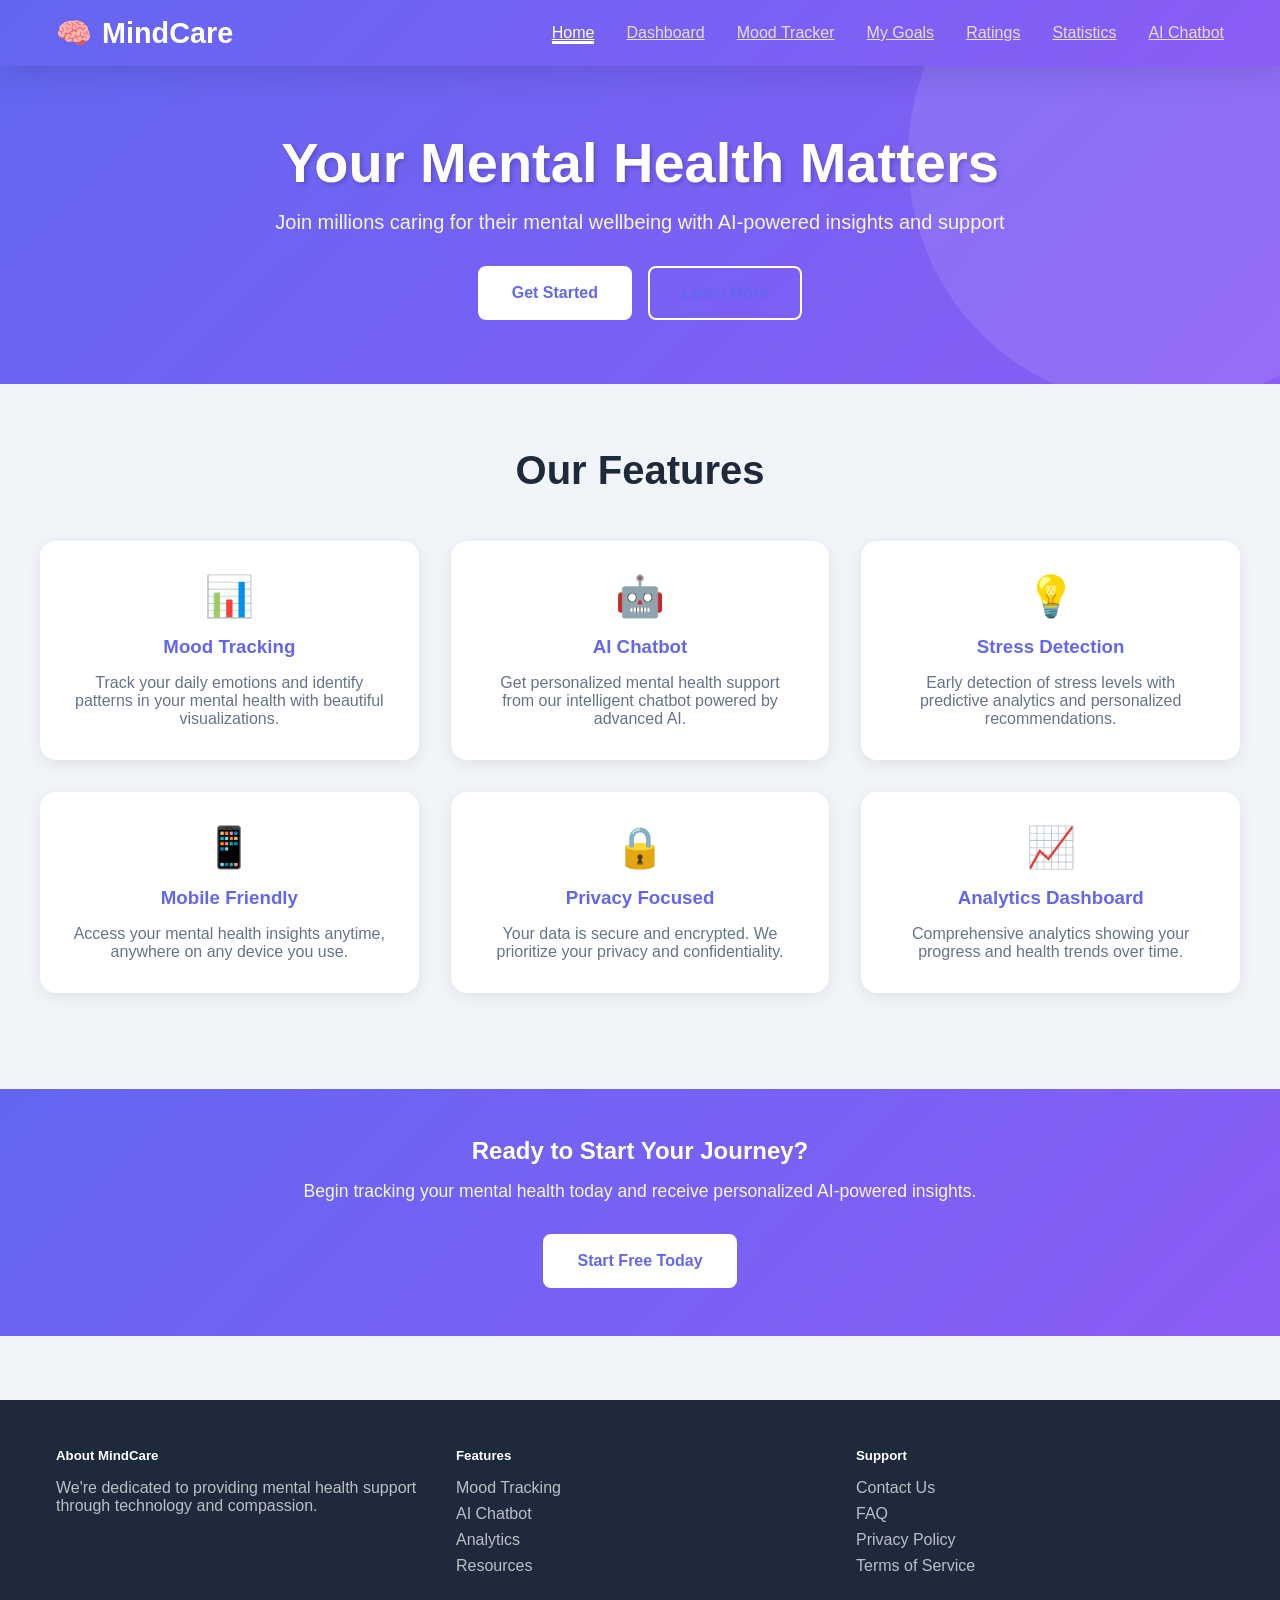
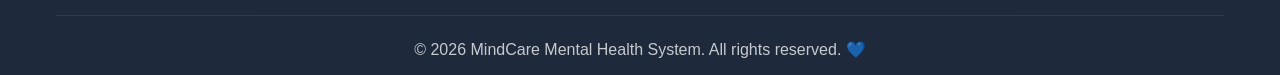
<file: frontend/index.html>
<!DOCTYPE html>
<html lang="en">
<head>
    <meta charset="UTF-8">
    <meta name="viewport" content="width=device-width, initial-scale=1.0">
    <title>Mental Health System - Home</title>
    <link rel="stylesheet" href="styles.css">
</head>
<body>
    <!-- NAVBAR -->
    <nav class="navbar">
        <div class="container flex-between">
            <div class="navbar-brand">
                <span>🧠</span>
                <span>MindCare</span>
            </div>
            <ul style="display: flex; list-style: none; gap: 2rem; margin: 0;">
                <li><a href="index.html" class="nav-link active">Home</a></li>
                <li><a href="dashboard.html" class="nav-link">Dashboard</a></li>
                <li><a href="mood_tracker.html" class="nav-link">Mood Tracker</a></li>
                <li><a href="goals.html" class="nav-link">My Goals</a></li>
                <li><a href="ratings.html" class="nav-link">Ratings</a></li>
                <li><a href="stats.html" class="nav-link">Statistics</a></li>
                <li><a href="chatbot.html" class="nav-link">AI Chatbot</a></li>
            </ul>
        </div>
    </nav>

    <!-- HERO SECTION -->
    <section class="hero-section">
        <div class="hero-content container">
            <h1 class="hero-title">Your Mental Health Matters</h1>
            <p class="hero-subtitle">Join millions caring for their mental wellbeing with AI-powered insights and support</p>
            <div class="hero-buttons">
                <a href="dashboard.html" class="btn btn-secondary btn-lg">Get Started</a>
                <a href="#features" class="btn btn-secondary btn-lg" style="background: transparent;">Learn More</a>
            </div>
        </div>
    </section>

    <!-- FEATURES SECTION -->
    <section id="features" class="container" style="padding: 4rem 0;">
        <h2 style="text-align: center; font-size: 2.5rem; margin-bottom: 3rem; color: var(--text-primary);">
            Our Features
        </h2>
        <div class="dashboard-container">
            <!-- Feature 1 -->
            <div class="card">
                <div style="padding: 2rem; text-align: center;">
                    <div class="card-icon">📊</div>
                    <h3 style="color: var(--primary-color); margin-bottom: 1rem;">Mood Tracking</h3>
                    <p style="color: var(--text-secondary);">
                        Track your daily emotions and identify patterns in your mental health with beautiful visualizations.
                    </p>
                </div>
            </div>

            <!-- Feature 2 -->
            <div class="card">
                <div style="padding: 2rem; text-align: center;">
                    <div class="card-icon">🤖</div>
                    <h3 style="color: var(--primary-color); margin-bottom: 1rem;">AI Chatbot</h3>
                    <p style="color: var(--text-secondary);">
                        Get personalized mental health support from our intelligent chatbot powered by advanced AI.
                    </p>
                </div>
            </div>

            <!-- Feature 3 -->
            <div class="card">
                <div style="padding: 2rem; text-align: center;">
                    <div class="card-icon">💡</div>
                    <h3 style="color: var(--primary-color); margin-bottom: 1rem;">Stress Detection</h3>
                    <p style="color: var(--text-secondary);">
                        Early detection of stress levels with predictive analytics and personalized recommendations.
                    </p>
                </div>
            </div>

            <!-- Feature 4 -->
            <div class="card">
                <div style="padding: 2rem; text-align: center;">
                    <div class="card-icon">📱</div>
                    <h3 style="color: var(--primary-color); margin-bottom: 1rem;">Mobile Friendly</h3>
                    <p style="color: var(--text-secondary);">
                        Access your mental health insights anytime, anywhere on any device you use.
                    </p>
                </div>
            </div>

            <!-- Feature 5 -->
            <div class="card">
                <div style="padding: 2rem; text-align: center;">
                    <div class="card-icon">🔒</div>
                    <h3 style="color: var(--primary-color); margin-bottom: 1rem;">Privacy Focused</h3>
                    <p style="color: var(--text-secondary);">
                        Your data is secure and encrypted. We prioritize your privacy and confidentiality.
                    </p>
                </div>
            </div>

            <!-- Feature 6 -->
            <div class="card">
                <div style="padding: 2rem; text-align: center;">
                    <div class="card-icon">📈</div>
                    <h3 style="color: var(--primary-color); margin-bottom: 1rem;">Analytics Dashboard</h3>
                    <p style="color: var(--text-secondary);">
                        Comprehensive analytics showing your progress and health trends over time.
                    </p>
                </div>
            </div>
        </div>
    </section>

    <!-- CTA SECTION -->
    <section style="background: linear-gradient(135deg, var(--primary-color), var(--secondary-color)); color: white; padding: 3rem 0; text-align: center;">
        <div class="container">
            <h2 style="margin-bottom: 1rem;">Ready to Start Your Journey?</h2>
            <p style="margin-bottom: 2rem; font-size: 1.1rem; opacity: 0.95;">
                Begin tracking your mental health today and receive personalized AI-powered insights.
            </p>
            <a href="dashboard.html" class="btn btn-secondary btn-lg">Start Free Today</a>
        </div>
    </section>

    <!-- FOOTER -->
    <footer>
        <div class="container">
            <div class="footer-content">
                <div class="footer-section">
                    <h5>About MindCare</h5>
                    <p style="color: rgba(255,255,255,0.7);">
                        We're dedicated to providing mental health support through technology and compassion.
                    </p>
                </div>
                <div class="footer-section">
                    <h5>Features</h5>
                    <ul>
                        <li><a href="#">Mood Tracking</a></li>
                        <li><a href="#">AI Chatbot</a></li>
                        <li><a href="#">Analytics</a></li>
                        <li><a href="#">Resources</a></li>
                    </ul>
                </div>
                <div class="footer-section">
                    <h5>Support</h5>
                    <ul>
                        <li><a href="#">Contact Us</a></li>
                        <li><a href="#">FAQ</a></li>
                        <li><a href="#">Privacy Policy</a></li>
                        <li><a href="#">Terms of Service</a></li>
                    </ul>
                </div>
            </div>
            <div class="footer-bottom">
                <p>&copy; 2026 MindCare Mental Health System. All rights reserved. 💙</p>
            </div>
        </div>
    </footer>

    <script src="app.js"></script>
</body>
</html>
</file>
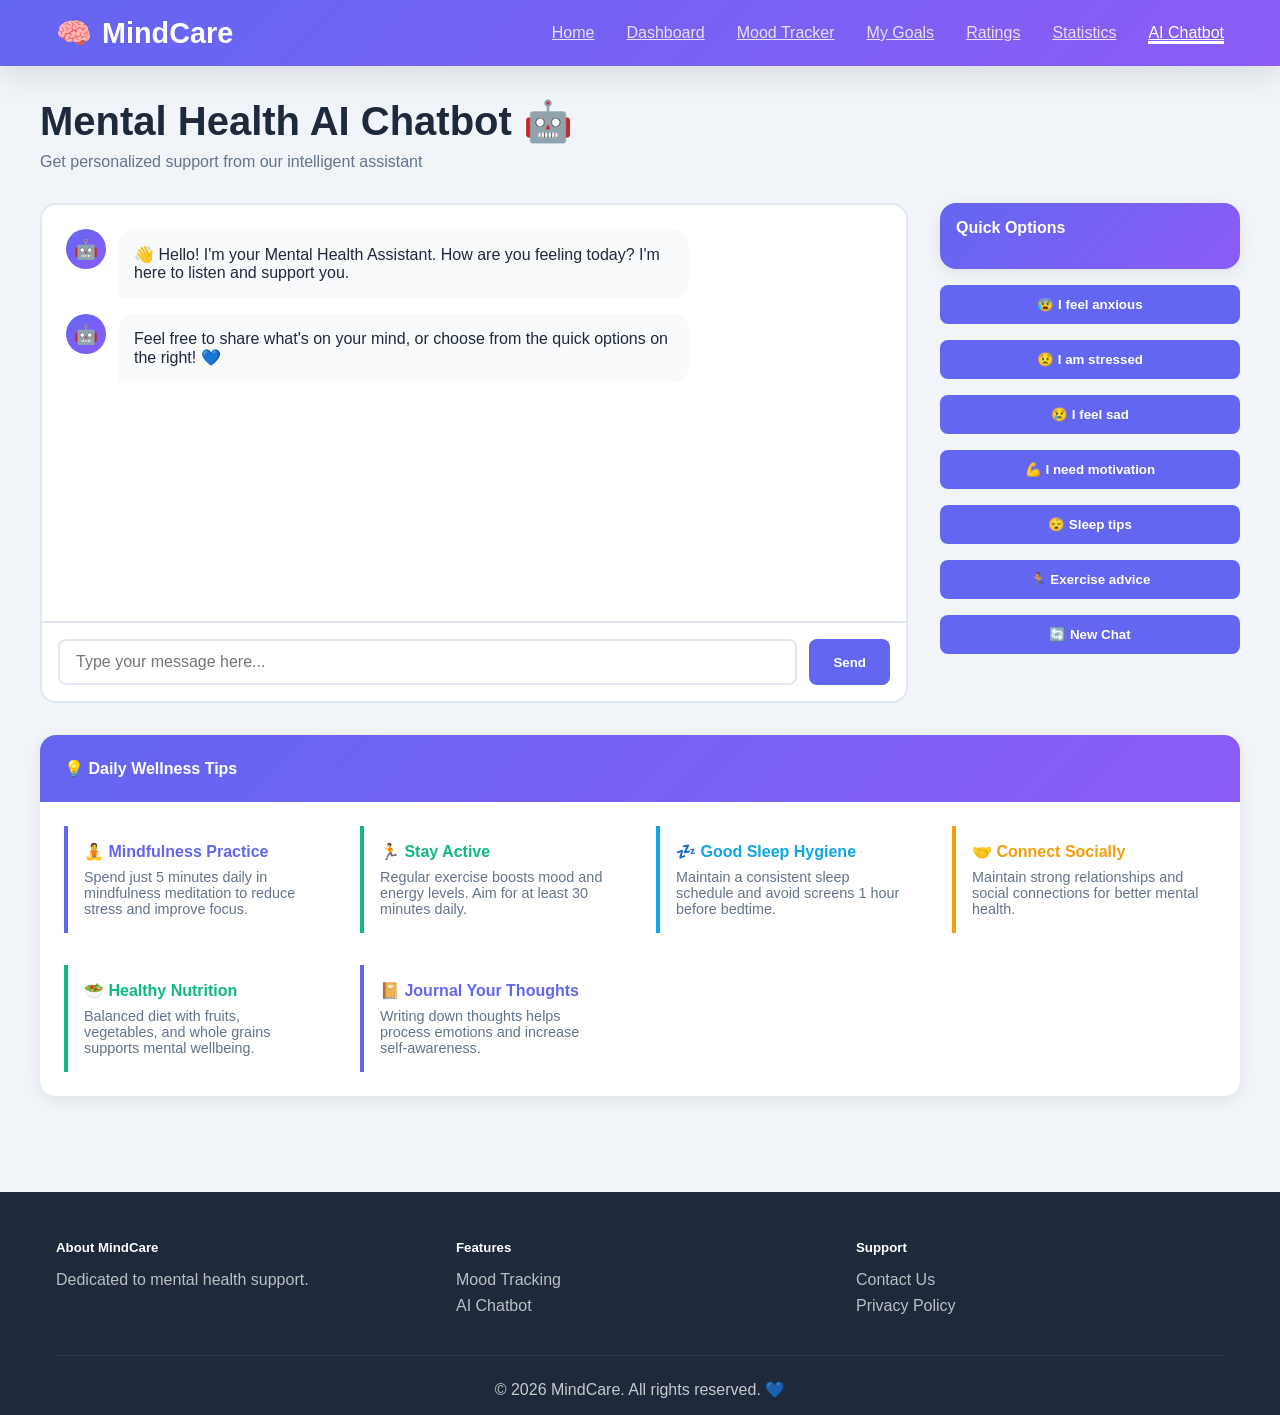
<file: frontend/chatbot.html>
<!DOCTYPE html>
<html lang="en">
<head>
    <meta charset="UTF-8">
    <meta name="viewport" content="width=device-width, initial-scale=1.0">
    <title>MindCare - AI Chatbot</title>
    <link rel="stylesheet" href="styles.css">
</head>
<body>
    <!-- NAVBAR -->
    <nav class="navbar">
        <div class="container flex-between">
            <div class="navbar-brand">
                <span>🧠</span>
                <span>MindCare</span>
            </div>
            <ul style="display: flex; list-style: none; gap: 2rem; margin: 0;">
                <li><a href="index.html" class="nav-link">Home</a></li>
                <li><a href="dashboard.html" class="nav-link">Dashboard</a></li>
                <li><a href="mood_tracker.html" class="nav-link">Mood Tracker</a></li>
                <li><a href="goals.html" class="nav-link">My Goals</a></li>
                <li><a href="ratings.html" class="nav-link">Ratings</a></li>
                <li><a href="stats.html" class="nav-link">Statistics</a></li>
                <li><a href="chatbot.html" class="nav-link active">AI Chatbot</a></li>
            </ul>
        </div>
    </nav>

    <!-- MAIN CONTENT -->
    <main class="container" style="padding: 2rem 0;">
        <div style="margin-bottom: 2rem;">
            <h1 style="font-size: 2.5rem; color: var(--text-primary); margin-bottom: 0.5rem;">Mental Health AI Chatbot 🤖</h1>
            <p style="color: var(--text-secondary); font-size: 1rem;">Get personalized support from our intelligent assistant</p>
        </div>

        <!-- CHATBOT INTERFACE -->
        <div style="display: grid; grid-template-columns: 1fr 300px; gap: 2rem; margin-bottom: 2rem; max-width: 100%;">
            <!-- CHAT WINDOW -->
            <div class="chat-container">
                <div class="chat-messages" id="chatMessages">
                    <!-- Initial greeting -->
                    <div class="message bot">
                        <div class="message-avatar">🤖</div>
                        <div class="message-bubble">
                            <p>👋 Hello! I'm your Mental Health Assistant. How are you feeling today? I'm here to listen and support you.</p>
                        </div>
                    </div>

                    <div class="message bot">
                        <div class="message-avatar">🤖</div>
                        <div class="message-bubble">
                            <p>Feel free to share what's on your mind, or choose from the quick options on the right! 💙</p>
                        </div>
                    </div>
                </div>

                <div class="chat-input-area">
                    <input type="text" id="userInput" placeholder="Type your message here..." autocomplete="off">
                    <button onclick="sendMessage()">Send</button>
                </div>
            </div>

            <!-- QUICK OPTIONS SIDEBAR -->
            <div style="display: flex; flex-direction: column; gap: 1rem;">
                <div class="card" style="padding: 1rem; background: linear-gradient(135deg, var(--primary-color), var(--secondary-color)); color: white; border: none;">
                    <p style="font-weight: 600; margin-bottom: 1rem;">Quick Options</p>
                </div>

                <button class="btn btn-primary" style="width: 100%; justify-content: flex-start;" onclick="quickOption('I feel anxious')">
                    😰 I feel anxious
                </button>

                <button class="btn btn-primary" style="width: 100%; justify-content: flex-start;" onclick="quickOption('I am stressed')">
                    😟 I am stressed
                </button>

                <button class="btn btn-primary" style="width: 100%; justify-content: flex-start;" onclick="quickOption('I feel sad')">
                    😢 I feel sad
                </button>

                <button class="btn btn-primary" style="width: 100%; justify-content: flex-start;" onclick="quickOption('I need motivation')">
                    💪 I need motivation
                </button>

                <button class="btn btn-primary" style="width: 100%; justify-content: flex-start;" onclick="quickOption('Sleep tips')">
                    😴 Sleep tips
                </button>

                <button class="btn btn-primary" style="width: 100%; justify-content: flex-start;" onclick="quickOption('Exercise advice')">
                    🏃 Exercise advice
                </button>

                <button class="btn btn-primary" style="width: 100%; justify-content: flex-start;" onclick="clearChat()">
                    🔄 New Chat
                </button>
            </div>
        </div>

        <!-- WELLNESS TIPS SECTION -->
        <div class="card">
            <div class="card-header">
                💡 Daily Wellness Tips
            </div>
            <div class="card-body">
                <div style="display: grid; grid-template-columns: repeat(auto-fit, minmax(250px, 1fr)); gap: 2rem;">
                    <!-- Tip 1 -->
                    <div style="padding: 1rem; border-left: 4px solid var(--primary-color);">
                        <h4 style="color: var(--primary-color); margin-bottom: 0.5rem;">🧘 Mindfulness Practice</h4>
                        <p style="color: var(--text-secondary); font-size: 0.9rem;">
                            Spend just 5 minutes daily in mindfulness meditation to reduce stress and improve focus.
                        </p>
                    </div>

                    <!-- Tip 2 -->
                    <div style="padding: 1rem; border-left: 4px solid var(--success-color);">
                        <h4 style="color: var(--success-color); margin-bottom: 0.5rem;">🏃 Stay Active</h4>
                        <p style="color: var(--text-secondary); font-size: 0.9rem;">
                            Regular exercise boosts mood and energy levels. Aim for at least 30 minutes daily.
                        </p>
                    </div>

                    <!-- Tip 3 -->
                    <div style="padding: 1rem; border-left: 4px solid var(--info-color);">
                        <h4 style="color: var(--info-color); margin-bottom: 0.5rem;">💤 Good Sleep Hygiene</h4>
                        <p style="color: var(--text-secondary); font-size: 0.9rem;">
                            Maintain a consistent sleep schedule and avoid screens 1 hour before bedtime.
                        </p>
                    </div>

                    <!-- Tip 4 -->
                    <div style="padding: 1rem; border-left: 4px solid var(--warning-color);">
                        <h4 style="color: var(--warning-color); margin-bottom: 0.5rem;">🤝 Connect Socially</h4>
                        <p style="color: var(--text-secondary); font-size: 0.9rem;">
                            Maintain strong relationships and social connections for better mental health.
                        </p>
                    </div>

                    <!-- Tip 5 -->
                    <div style="padding: 1rem; border-left: 4px solid var(--success-color);">
                        <h4 style="color: var(--success-color); margin-bottom: 0.5rem;">🥗 Healthy Nutrition</h4>
                        <p style="color: var(--text-secondary); font-size: 0.9rem;">
                            Balanced diet with fruits, vegetables, and whole grains supports mental wellbeing.
                        </p>
                    </div>

                    <!-- Tip 6 -->
                    <div style="padding: 1rem; border-left: 4px solid var(--primary-color);">
                        <h4 style="color: var(--primary-color); margin-bottom: 0.5rem;">📔 Journal Your Thoughts</h4>
                        <p style="color: var(--text-secondary); font-size: 0.9rem;">
                            Writing down thoughts helps process emotions and increase self-awareness.
                        </p>
                    </div>
                </div>
            </div>
        </div>
    </main>

    <!-- FOOTER -->
    <footer>
        <div class="container">
            <div class="footer-content">
                <div class="footer-section">
                    <h5>About MindCare</h5>
                    <p style="color: rgba(255,255,255,0.7);">Dedicated to mental health support.</p>
                </div>
                <div class="footer-section">
                    <h5>Features</h5>
                    <ul>
                        <li><a href="#">Mood Tracking</a></li>
                        <li><a href="#">AI Chatbot</a></li>
                    </ul>
                </div>
                <div class="footer-section">
                    <h5>Support</h5>
                    <ul>
                        <li><a href="#">Contact Us</a></li>
                        <li><a href="#">Privacy Policy</a></li>
                    </ul>
                </div>
            </div>
            <div class="footer-bottom">
                <p>&copy; 2026 MindCare. All rights reserved. 💙</p>
            </div>
        </div>
    </footer>

    <script>
        const botResponses = {
            'anxious': "I understand you're feeling anxious. That's completely valid. Try these techniques:\n\n✓ Deep breathing: 4 counts in, hold for 4, exhale for 4\n✓ Ground yourself: Name 5 things you see, 4 you can touch, 3 you hear, 2 you smell, 1 you taste\n✓ Progressive muscle relaxation\n\nWould you like to learn more about any of these?",
            
            'stressed': "Stress is a common experience. Here are some immediate relief techniques:\n\n✓ Take a 10-minute break\n✓ Practice deep breathing exercises\n✓ Go for a short walk\n✓ Listen to calming music\n✓ Practice gratitude\n\nRemember, it's okay to ask for help. What's causing your stress today?",
            
            'sad': "I'm sorry you're feeling sad. It's important to acknowledge these feelings. Here's what might help:\n\n✓ Talk to someone you trust\n✓ Engage in activities you enjoy\n✓ Get some sunlight and fresh air\n✓ Practice self-compassion\n✓ Consider reaching out to a mental health professional\n\nYou're not alone in this. 💙",
            
            'motivation': "Here's some inspiration for you:\n\n💪 Remember why you started\n🎯 Break goals into smaller steps\n✨ Celebrate small wins\n🌱 Progress over perfection\n💙 Be kind to yourself\n\nYou have the strength within you! What's your goal?",
            
            'sleep': "Better sleep tips:\n\n🌙 Consistent sleep schedule (same time daily)\n📱 No screens 1 hour before bed\n🌡️ Cool bedroom temperature (60-67°F)\n📖 Try relaxing activities\n☕ Avoid caffeine after 2 PM\n🛏️ Try meditation or breathing exercises\n\nSleep well! 😴",
            
            'exercise': "Exercise benefits your mental health:\n\n🏃 Start with 30 minutes daily\n🧘 Mix cardio with strength training\n🚴 Choose activities you enjoy\n👥 Exercise with friends for motivation\n⏰ Morning exercise boosts mood all day\n🎵 Listen to music while exercising\n\nLet's get moving! 💪",
            
            'default': "I appreciate you sharing that with me. Could you tell me more? Remember:\n\n✓ Your feelings are valid\n✓ You're not alone\n✓ It's okay to seek help\n✓ Small steps lead to big changes\n\nI'm here to listen and support you. 💙"
        };

        function addMessage(text, isUser = false) {
            const messagesDiv = document.getElementById('chatMessages');
            const messageDiv = document.createElement('div');
            messageDiv.className = `message ${isUser ? 'user' : 'bot'}`;
            
            if (isUser) {
                messageDiv.innerHTML = `
                    <div class="message-avatar">👤</div>
                    <div class="message-bubble">${text}</div>
                `;
            } else {
                messageDiv.innerHTML = `
                    <div class="message-avatar">🤖</div>
                    <div class="message-bubble">${text}</div>
                `;
            }
            
            messagesDiv.appendChild(messageDiv);
            messagesDiv.scrollTop = messagesDiv.scrollHeight;
        }

        function getBotResponse(userMessage) {
            const lowerMessage = userMessage.toLowerCase();
            
            for (const [keyword, response] of Object.entries(botResponses)) {
                if (keyword !== 'default' && lowerMessage.includes(keyword)) {
                    return response;
                }
            }
            
            return botResponses.default;
        }

        function sendMessage() {
            const input = document.getElementById('userInput');
            const message = input.value.trim();
            
            if (!message) return;
            
            addMessage(message, true);
            input.value = '';
            
            // Simulate bot thinking
            setTimeout(() => {
                const response = getBotResponse(message);
                addMessage(response, false);
            }, 500);
        }

        function quickOption(option) {
            addMessage(option, true);
            setTimeout(() => {
                const response = getBotResponse(option);
                addMessage(response, false);
            }, 500);
        }

        function clearChat() {
            document.getElementById('chatMessages').innerHTML = `
                <div class="message bot">
                    <div class="message-avatar">🤖</div>
                    <div class="message-bubble">
                        <p>👋 Hello again! How are you feeling today? I'm here to listen and support you.</p>
                    </div>
                </div>
            `;
        }

        // Allow Enter key to send message
        document.getElementById('userInput').addEventListener('keypress', (e) => {
            if (e.key === 'Enter') {
                sendMessage();
            }
        });
    </script>
</body>
</html>
</file>
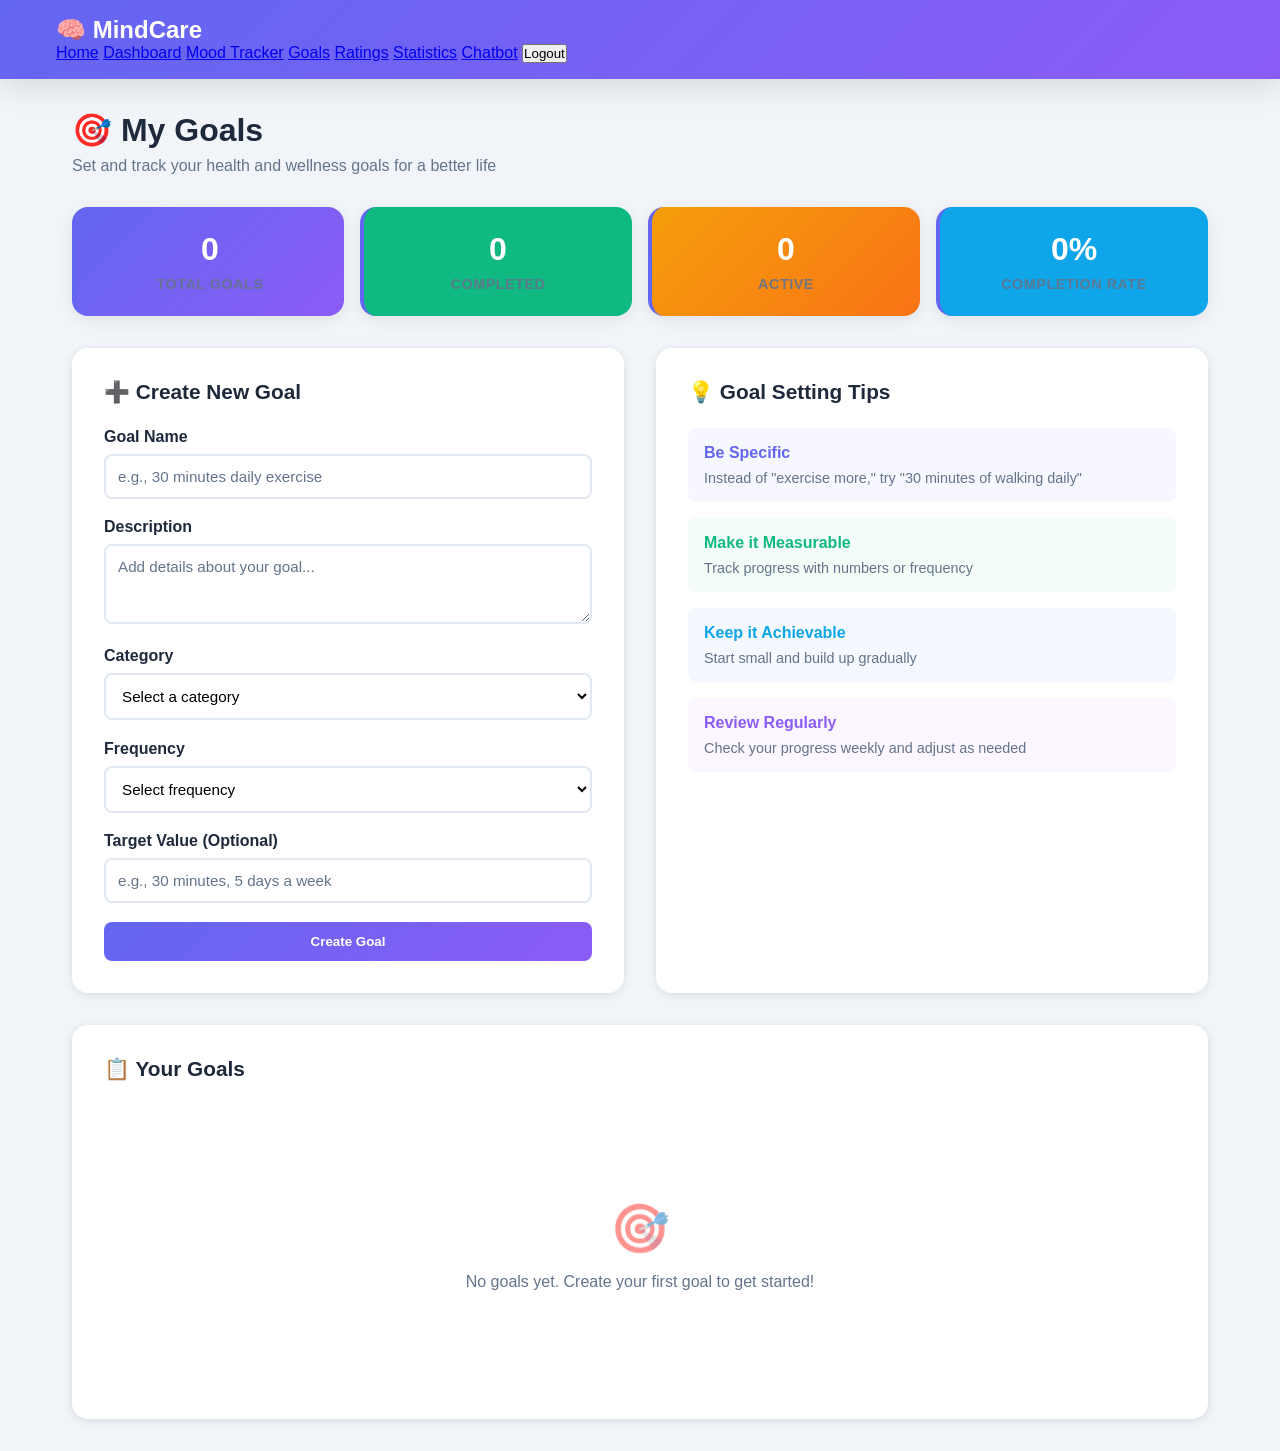
<file: frontend/goals.html>
<!DOCTYPE html>
<html lang="en">
<head>
    <meta charset="UTF-8">
    <meta name="viewport" content="width=device-width, initial-scale=1.0">
    <title>MindCare - My Goals</title>
    <link rel="stylesheet" href="styles.css">
    <style>
        .goals-container {
            max-width: 1200px;
            margin: 0 auto;
            padding: 2rem;
        }

        .page-header {
            margin-bottom: 2rem;
        }

        .page-title {
            font-size: 2rem;
            font-weight: 800;
            color: var(--text-primary);
            margin-bottom: 0.5rem;
        }

        .page-subtitle {
            color: var(--text-secondary);
            font-size: 1rem;
        }

        .content-grid {
            display: grid;
            grid-template-columns: 1fr 1fr;
            gap: 2rem;
            margin-bottom: 2rem;
        }

        @media (max-width: 768px) {
            .content-grid {
                grid-template-columns: 1fr;
            }
        }

        .goal-card {
            background: white;
            border-radius: 1rem;
            padding: 2rem;
            box-shadow: 0 2px 8px rgba(0, 0, 0, 0.1);
        }

        .card-title {
            font-size: 1.3rem;
            font-weight: 700;
            color: var(--text-primary);
            margin-bottom: 1.5rem;
        }

        .form-group {
            margin-bottom: 1.2rem;
        }

        .form-label {
            font-weight: 600;
            color: var(--text-primary);
            display: block;
            margin-bottom: 0.5rem;
        }

        .form-control {
            width: 100%;
            padding: 0.75rem;
            border: 2px solid var(--border-color);
            border-radius: 0.5rem;
            font-size: 0.95rem;
            font-family: inherit;
            transition: all 0.3s ease;
        }

        .form-control:focus {
            border-color: var(--primary-color);
            box-shadow: 0 0 0 3px rgba(99, 102, 241, 0.1);
            outline: none;
        }

        textarea.form-control {
            resize: vertical;
            min-height: 80px;
        }

        .form-select {
            width: 100%;
            padding: 0.75rem;
            border: 2px solid var(--border-color);
            border-radius: 0.5rem;
            font-size: 0.95rem;
            font-family: inherit;
            background-color: white;
            cursor: pointer;
            transition: all 0.3s ease;
        }

        .form-select:focus {
            border-color: var(--primary-color);
            box-shadow: 0 0 0 3px rgba(99, 102, 241, 0.1);
            outline: none;
        }

        .btn-primary {
            background: linear-gradient(135deg, var(--primary-color), var(--secondary-color));
            color: white;
            padding: 0.75rem 2rem;
            border: none;
            border-radius: 0.5rem;
            font-weight: 700;
            cursor: pointer;
            transition: all 0.3s ease;
        }

        .btn-primary:hover {
            transform: translateY(-2px);
            box-shadow: 0 10px 25px rgba(99, 102, 241, 0.3);
        }

        .btn-secondary {
            background: transparent;
            color: var(--primary-color);
            padding: 0.5rem 1rem;
            border: 2px solid var(--primary-color);
            border-radius: 0.5rem;
            font-weight: 600;
            cursor: pointer;
            transition: all 0.3s ease;
        }

        .btn-secondary:hover {
            background: rgba(99, 102, 241, 0.1);
        }

        .btn-danger {
            background: var(--danger-color);
            color: white;
            padding: 0.5rem 1rem;
            border: none;
            border-radius: 0.5rem;
            font-weight: 600;
            cursor: pointer;
            transition: all 0.3s ease;
            font-size: 0.85rem;
        }

        .btn-danger:hover {
            opacity: 0.8;
        }

        .goals-list {
            background: white;
            border-radius: 1rem;
            padding: 2rem;
            box-shadow: 0 2px 8px rgba(0, 0, 0, 0.1);
        }

        .no-goals {
            text-align: center;
            padding: 3rem 2rem;
            color: var(--text-secondary);
        }

        .no-goals-icon {
            font-size: 3rem;
            margin-bottom: 1rem;
            opacity: 0.5;
        }

        .goal-item {
            background: linear-gradient(135deg, rgba(99, 102, 241, 0.05), rgba(139, 92, 246, 0.05));
            border: 1px solid rgba(99, 102, 241, 0.1);
            border-radius: 0.75rem;
            padding: 1.5rem;
            margin-bottom: 1rem;
            display: flex;
            align-items: flex-start;
            justify-content: space-between;
        }

        .goal-item.completed {
            border-color: rgba(34, 197, 94, 0.3);
            background: linear-gradient(135deg, rgba(34, 197, 94, 0.05), rgba(34, 197, 94, 0.05));
        }

        .goal-content {
            flex: 1;
        }

        .goal-header {
            display: flex;
            align-items: center;
            gap: 1rem;
            margin-bottom: 0.5rem;
        }

        .goal-checkbox {
            width: 1.5rem;
            height: 1.5rem;
            cursor: pointer;
            accent-color: var(--success-color);
        }

        .goal-category {
            display: inline-block;
            background: rgba(99, 102, 241, 0.2);
            color: var(--primary-color);
            padding: 0.25rem 0.75rem;
            border-radius: 0.5rem;
            font-size: 0.75rem;
            font-weight: 700;
            text-transform: uppercase;
            margin-left: 0.5rem;
        }

        .goal-category.exercise {
            background: rgba(239, 68, 68, 0.2);
            color: var(--danger-color);
        }

        .goal-category.routine {
            background: rgba(59, 130, 246, 0.2);
            color: var(--info-color);
        }

        .goal-category.other {
            background: rgba(168, 85, 247, 0.2);
            color: var(--secondary-color);
        }

        .goal-name {
            font-size: 1.1rem;
            font-weight: 700;
            color: var(--text-primary);
        }

        .goal-item.completed .goal-name {
            text-decoration: line-through;
            color: var(--text-secondary);
        }

        .goal-description {
            color: var(--text-secondary);
            font-size: 0.9rem;
            margin-top: 0.25rem;
        }

        .goal-meta {
            display: flex;
            gap: 1rem;
            margin-top: 0.75rem;
            font-size: 0.85rem;
            color: var(--text-secondary);
        }

        .goal-actions {
            display: flex;
            gap: 0.5rem;
        }

        .progress-bar {
            width: 100%;
            height: 6px;
            background: var(--border-color);
            border-radius: 3px;
            margin-top: 1rem;
            overflow: hidden;
        }

        .progress-fill {
            height: 100%;
            background: linear-gradient(90deg, var(--success-color), var(--info-color));
            transition: width 0.3s ease;
        }

        .stats-grid {
            display: grid;
            grid-template-columns: repeat(auto-fit, minmax(200px, 1fr));
            gap: 1rem;
            margin-bottom: 2rem;
        }

        .stat-card {
            background: linear-gradient(135deg, var(--primary-color), var(--secondary-color));
            color: white;
            padding: 1.5rem;
            border-radius: 1rem;
            text-align: center;
        }

        .stat-number {
            font-size: 2rem;
            font-weight: 800;
            margin-bottom: 0.5rem;
        }

        .stat-label {
            font-size: 0.9rem;
            opacity: 0.9;
        }

        .success-message {
            background: rgba(34, 197, 94, 0.1);
            color: var(--success-color);
            padding: 1rem;
            border-radius: 0.5rem;
            margin-bottom: 1rem;
            display: none;
        }

        .success-message.show {
            display: block;
        }

        .error-message {
            background: rgba(239, 68, 68, 0.1);
            color: var(--danger-color);
            padding: 1rem;
            border-radius: 0.5rem;
            margin-bottom: 1rem;
            display: none;
        }

        .error-message.show {
            display: block;
        }
    </style>
</head>
<body>
    <!-- Navigation -->
    <nav class="navbar">
        <div class="container">
            <div class="navbar-brand">🧠 MindCare</div>
            <div class="navbar-menu">
                <a href="index.html" class="navbar-link">Home</a>
                <a href="dashboard.html" class="navbar-link">Dashboard</a>
                <a href="mood_tracker.html" class="navbar-link">Mood Tracker</a>
                <a href="goals.html" class="navbar-link active">Goals</a>
                <a href="ratings.html" class="navbar-link">Ratings</a>
                <a href="stats.html" class="navbar-link">Statistics</a>
                <a href="chatbot.html" class="navbar-link">Chatbot</a>
                <button class="btn-logout">Logout</button>
            </div>
        </div>
    </nav>

    <div class="goals-container">
        <div class="page-header">
            <h1 class="page-title">🎯 My Goals</h1>
            <p class="page-subtitle">Set and track your health and wellness goals for a better life</p>
        </div>

        <!-- Statistics -->
        <div class="stats-grid">
            <div class="stat-card">
                <div class="stat-number" id="totalGoals">0</div>
                <div class="stat-label">Total Goals</div>
            </div>
            <div class="stat-card" style="background: linear-gradient(135deg, var(--success-color), #10b981);">
                <div class="stat-number" id="completedGoals">0</div>
                <div class="stat-label">Completed</div>
            </div>
            <div class="stat-card" style="background: linear-gradient(135deg, var(--warning-color), #f97316);">
                <div class="stat-number" id="activeGoals">0</div>
                <div class="stat-label">Active</div>
            </div>
            <div class="stat-card" style="background: linear-gradient(135deg, var(--info-color), #0ea5e9);">
                <div class="stat-number" id="completionRate">0%</div>
                <div class="stat-label">Completion Rate</div>
            </div>
        </div>

        <div class="content-grid">
            <!-- Create New Goal -->
            <div class="goal-card">
                <h2 class="card-title">➕ Create New Goal</h2>

                <div class="success-message" id="successMessage">✓ Goal created successfully!</div>
                <div class="error-message" id="errorMessage"></div>

                <form id="goalForm">
                    <div class="form-group">
                        <label class="form-label" for="goalName">Goal Name</label>
                        <input 
                            type="text" 
                            id="goalName" 
                            class="form-control" 
                            placeholder="e.g., 30 minutes daily exercise"
                            required
                        >
                    </div>

                    <div class="form-group">
                        <label class="form-label" for="goalDescription">Description</label>
                        <textarea 
                            id="goalDescription" 
                            class="form-control" 
                            placeholder="Add details about your goal..."
                        ></textarea>
                    </div>

                    <div class="form-group">
                        <label class="form-label" for="goalCategory">Category</label>
                        <select id="goalCategory" class="form-select" required>
                            <option value="">Select a category</option>
                            <option value="exercise">💪 Exercise</option>
                            <option value="routine">📅 Daily Routine</option>
                            <option value="nutrition">🥗 Nutrition</option>
                            <option value="sleep">😴 Sleep</option>
                            <option value="mindfulness">🧘 Mindfulness</option>
                            <option value="other">🎯 Other</option>
                        </select>
                    </div>

                    <div class="form-group">
                        <label class="form-label" for="goalFrequency">Frequency</label>
                        <select id="goalFrequency" class="form-select" required>
                            <option value="">Select frequency</option>
                            <option value="daily">Daily</option>
                            <option value="weekly">Weekly</option>
                            <option value="monthly">Monthly</option>
                            <option value="once">One-time</option>
                        </select>
                    </div>

                    <div class="form-group">
                        <label class="form-label" for="goalTarget">Target Value (Optional)</label>
                        <input 
                            type="text" 
                            id="goalTarget" 
                            class="form-control" 
                            placeholder="e.g., 30 minutes, 5 days a week"
                        >
                    </div>

                    <button type="submit" class="btn-primary" style="width: 100%;">Create Goal</button>
                </form>
            </div>

            <!-- Goal Tips & Resources -->
            <div class="goal-card">
                <h2 class="card-title">💡 Goal Setting Tips</h2>

                <div style="space-y: 1rem;">
                    <div style="margin-bottom: 1rem; padding: 1rem; background: rgba(99, 102, 241, 0.05); border-radius: 0.5rem;">
                        <h4 style="color: var(--primary-color); margin: 0 0 0.5rem 0;">Be Specific</h4>
                        <p style="margin: 0; font-size: 0.9rem; color: var(--text-secondary);">Instead of "exercise more," try "30 minutes of walking daily"</p>
                    </div>

                    <div style="margin-bottom: 1rem; padding: 1rem; background: rgba(34, 197, 94, 0.05); border-radius: 0.5rem;">
                        <h4 style="color: var(--success-color); margin: 0 0 0.5rem 0;">Make it Measurable</h4>
                        <p style="margin: 0; font-size: 0.9rem; color: var(--text-secondary);">Track progress with numbers or frequency</p>
                    </div>

                    <div style="margin-bottom: 1rem; padding: 1rem; background: rgba(59, 130, 246, 0.05); border-radius: 0.5rem;">
                        <h4 style="color: var(--info-color); margin: 0 0 0.5rem 0;">Keep it Achievable</h4>
                        <p style="margin: 0; font-size: 0.9rem; color: var(--text-secondary);">Start small and build up gradually</p>
                    </div>

                    <div style="margin-bottom: 0; padding: 1rem; background: rgba(168, 85, 247, 0.05); border-radius: 0.5rem;">
                        <h4 style="color: var(--secondary-color); margin: 0 0 0.5rem 0;">Review Regularly</h4>
                        <p style="margin: 0; font-size: 0.9rem; color: var(--text-secondary);">Check your progress weekly and adjust as needed</p>
                    </div>
                </div>
            </div>
        </div>

        <!-- Goals List -->
        <div class="goals-list">
            <h2 class="card-title">📋 Your Goals</h2>
            <div id="goalsList" class="no-goals">
                <div class="no-goals-icon">🎯</div>
                <p>No goals yet. Create your first goal to get started!</p>
            </div>
        </div>
    </div>

    <script src="app.js"></script>
    <script>
        const goalForm = document.getElementById('goalForm');
        const goalsList = document.getElementById('goalsList');
        const successMessage = document.getElementById('successMessage');
        const errorMessage = document.getElementById('errorMessage');

        // Load goals on page load
        document.addEventListener('DOMContentLoaded', () => {
            loadGoals();
            setupLogoutButton();
        });

        // Form submission
        goalForm.addEventListener('submit', async (e) => {
            e.preventDefault();

            const goalName = document.getElementById('goalName').value.trim();
            const goalDescription = document.getElementById('goalDescription').value.trim();
            const goalCategory = document.getElementById('goalCategory').value;
            const goalFrequency = document.getElementById('goalFrequency').value;
            const goalTarget = document.getElementById('goalTarget').value.trim();

            if (!goalName) {
                showError('Goal name is required');
                return;
            }

            if (!goalCategory) {
                showError('Please select a category');
                return;
            }

            if (!goalFrequency) {
                showError('Please select a frequency');
                return;
            }

            // Store goal in localStorage (since no backend endpoint yet)
            const goals = JSON.parse(localStorage.getItem('userGoals') || '[]');
            
            const newGoal = {
                id: Date.now(),
                name: goalName,
                description: goalDescription,
                category: goalCategory,
                frequency: goalFrequency,
                target: goalTarget,
                completed: false,
                createdAt: new Date().toISOString()
            };

            goals.push(newGoal);
            localStorage.setItem('userGoals', JSON.stringify(goals));

            showSuccess('Goal created successfully!');
            goalForm.reset();
            loadGoals();
        });

        async function loadGoals() {
            const goals = JSON.parse(localStorage.getItem('userGoals') || '[]');

            if (goals.length === 0) {
                goalsList.innerHTML = `
                    <div class="no-goals">
                        <div class="no-goals-icon">🎯</div>
                        <p>No goals yet. Create your first goal to get started!</p>
                    </div>
                `;
            } else {
                goalsList.innerHTML = goals.map(goal => `
                    <div class="goal-item ${goal.completed ? 'completed' : ''}">
                        <div class="goal-content">
                            <div class="goal-header">
                                <input 
                                    type="checkbox" 
                                    class="goal-checkbox" 
                                    ${goal.completed ? 'checked' : ''}
                                    onchange="toggleGoal(${goal.id})"
                                >
                                <div>
                                    <span class="goal-name">${goal.name}</span>
                                    <span class="goal-category ${goal.category}">${goal.category.toUpperCase()}</span>
                                </div>
                            </div>
                            ${goal.description ? `<div class="goal-description">${goal.description}</div>` : ''}
                            <div class="goal-meta">
                                <span>📍 ${goal.frequency}</span>
                                ${goal.target ? `<span>🎯 ${goal.target}</span>` : ''}
                                <span>📅 ${new Date(goal.createdAt).toLocaleDateString()}</span>
                            </div>
                        </div>
                        <div class="goal-actions">
                            <button class="btn-danger" onclick="deleteGoal(${goal.id})">Delete</button>
                        </div>
                    </div>
                `).join('');
            }

            updateStats(goals);
        }

        function toggleGoal(id) {
            const goals = JSON.parse(localStorage.getItem('userGoals') || '[]');
            const goal = goals.find(g => g.id === id);
            if (goal) {
                goal.completed = !goal.completed;
                localStorage.setItem('userGoals', JSON.stringify(goals));
                loadGoals();
            }
        }

        function deleteGoal(id) {
            if (confirm('Are you sure you want to delete this goal?')) {
                let goals = JSON.parse(localStorage.getItem('userGoals') || '[]');
                goals = goals.filter(g => g.id !== id);
                localStorage.setItem('userGoals', JSON.stringify(goals));
                loadGoals();
            }
        }

        function updateStats(goals) {
            const total = goals.length;
            const completed = goals.filter(g => g.completed).length;
            const active = total - completed;
            const rate = total === 0 ? 0 : Math.round((completed / total) * 100);

            document.getElementById('totalGoals').textContent = total;
            document.getElementById('completedGoals').textContent = completed;
            document.getElementById('activeGoals').textContent = active;
            document.getElementById('completionRate').textContent = rate + '%';
        }

        function showSuccess(message) {
            successMessage.textContent = '✓ ' + message;
            successMessage.classList.add('show');
            setTimeout(() => {
                successMessage.classList.remove('show');
            }, 3000);
        }

        function showError(message) {
            errorMessage.textContent = '❌ ' + message;
            errorMessage.classList.add('show');
            setTimeout(() => {
                errorMessage.classList.remove('show');
            }, 3000);
        }

        function setupLogoutButton() {
            const logoutBtn = document.querySelector('.btn-logout');
            if (logoutBtn) {
                logoutBtn.addEventListener('click', () => {
                    localStorage.removeItem('authToken');
                    localStorage.removeItem('currentUser');
                    window.location.href = 'login.html';
                });
            }
        }
    </script>
</body>
</html>
</file>
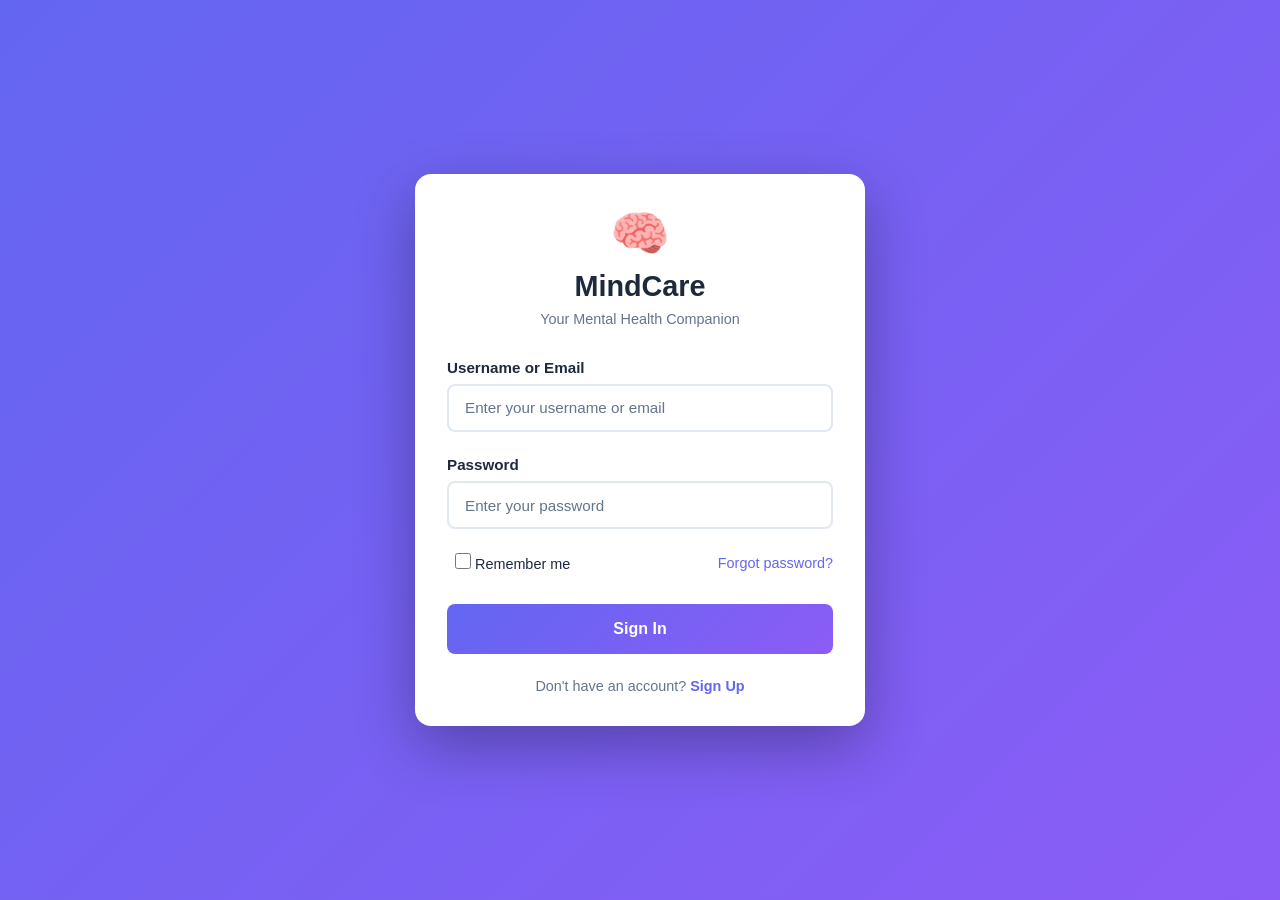
<file: frontend/login.html>
<!DOCTYPE html>
<html lang="en">
<head>
    <meta charset="UTF-8">
    <meta name="viewport" content="width=device-width, initial-scale=1.0">
    <title>MindCare - Login</title>
    <link rel="stylesheet" href="styles.css">
    <style>
        .auth-container {
            min-height: 100vh;
            background: linear-gradient(135deg, var(--primary-color), var(--secondary-color));
            display: flex;
            align-items: center;
            justify-content: center;
            padding: 1rem;
        }

        .auth-card {
            background: white;
            border-radius: 1rem;
            box-shadow: 0 20px 60px rgba(0, 0, 0, 0.3);
            width: 100%;
            max-width: 450px;
            padding: 2rem;
            animation: slideUp 0.5s ease;
        }

        @keyframes slideUp {
            from {
                opacity: 0;
                transform: translateY(30px);
            }
            to {
                opacity: 1;
                transform: translateY(0);
            }
        }

        .auth-header {
            text-align: center;
            margin-bottom: 2rem;
        }

        .auth-logo {
            font-size: 3rem;
            margin-bottom: 0.5rem;
        }

        .auth-title {
            font-size: 1.8rem;
            font-weight: 800;
            color: var(--text-primary);
            margin-bottom: 0.5rem;
        }

        .auth-subtitle {
            color: var(--text-secondary);
            font-size: 0.9rem;
        }

        .form-group {
            margin-bottom: 1.5rem;
        }

        .form-label {
            font-weight: 600;
            color: var(--text-primary);
            display: block;
            margin-bottom: 0.5rem;
            font-size: 0.95rem;
        }

        .form-control {
            width: 100%;
            padding: 0.85rem 1rem;
            border: 2px solid var(--border-color);
            border-radius: 0.5rem;
            font-size: 0.95rem;
            transition: all 0.3s ease;
            font-family: inherit;
        }

        .form-control:focus {
            border-color: var(--primary-color);
            box-shadow: 0 0 0 3px rgba(99, 102, 241, 0.1);
            outline: none;
        }

        .form-control::placeholder {
            color: var(--text-secondary);
        }

        .btn-login {
            width: 100%;
            padding: 1rem;
            background: linear-gradient(135deg, var(--primary-color), var(--secondary-color));
            color: white;
            border: none;
            border-radius: 0.5rem;
            font-weight: 700;
            font-size: 1rem;
            cursor: pointer;
            transition: all 0.3s ease;
            margin-top: 1rem;
        }

        .btn-login:hover {
            transform: translateY(-2px);
            box-shadow: 0 10px 25px rgba(99, 102, 241, 0.3);
        }

        .btn-login:active {
            transform: translateY(0);
        }

        .divider {
            text-align: center;
            margin: 1.5rem 0;
            color: var(--text-secondary);
            font-size: 0.9rem;
        }

        .divider::before,
        .divider::after {
            content: '';
            display: inline-block;
            width: 30%;
            height: 1px;
            background: var(--border-color);
            vertical-align: middle;
        }

        .divider::before {
            margin-right: 0.5rem;
        }

        .divider::after {
            margin-left: 0.5rem;
        }

        .auth-link {
            text-align: center;
            margin-top: 1.5rem;
        }

        .auth-link p {
            color: var(--text-secondary);
            font-size: 0.9rem;
            margin: 0;
        }

        .auth-link a {
            color: var(--primary-color);
            font-weight: 700;
            text-decoration: none;
            transition: color 0.3s ease;
        }

        .auth-link a:hover {
            color: var(--secondary-color);
        }

        .remember-forgot {
            display: flex;
            justify-content: space-between;
            align-items: center;
            margin-bottom: 1rem;
            font-size: 0.9rem;
        }

        .forgot-link {
            color: var(--primary-color);
            text-decoration: none;
            transition: color 0.3s ease;
        }

        .forgot-link:hover {
            color: var(--secondary-color);
        }

        .form-check-input {
            width: 1rem;
            height: 1rem;
            cursor: pointer;
            accent-color: var(--primary-color);
        }

        .form-check-label {
            cursor: pointer;
            margin-left: 0.5rem;
        }

        .error-message {
            color: var(--danger-color);
            font-size: 0.9rem;
            margin-top: 0.5rem;
            display: none;
        }

        .error-message.show {
            display: block;
        }

        .loading {
            display: none;
            text-align: center;
            padding: 1rem;
        }

        .loading.show {
            display: block;
        }

        .spinner {
            border: 3px solid rgba(99, 102, 241, 0.1);
            border-top-color: var(--primary-color);
            border-radius: 50%;
            width: 20px;
            height: 20px;
            animation: spin 0.6s linear infinite;
            display: inline-block;
        }

        @keyframes spin {
            to { transform: rotate(360deg); }
        }
    </style>
</head>
<body>
    <div class="auth-container">
        <div class="auth-card">
            <div class="auth-header">
                <div class="auth-logo">🧠</div>
                <h1 class="auth-title">MindCare</h1>
                <p class="auth-subtitle">Your Mental Health Companion</p>
            </div>

            <form id="loginForm">
                <div class="form-group">
                    <label class="form-label" for="username">Username or Email</label>
                    <input 
                        type="text" 
                        id="username" 
                        class="form-control" 
                        placeholder="Enter your username or email"
                        required
                    >
                    <div class="error-message" id="usernameError"></div>
                </div>

                <div class="form-group">
                    <label class="form-label" for="password">Password</label>
                    <input 
                        type="password" 
                        id="password" 
                        class="form-control" 
                        placeholder="Enter your password"
                        required
                    >
                    <div class="error-message" id="passwordError"></div>
                </div>

                <div class="remember-forgot">
                    <label class="form-check-label">
                        <input type="checkbox" class="form-check-input" id="remember">
                        Remember me
                    </label>
                    <a href="#" class="forgot-link">Forgot password?</a>
                </div>

                <button type="submit" class="btn-login">Sign In</button>

                <div class="loading" id="loading">
                    <div class="spinner"></div>
                    <p style="margin-top: 0.5rem; color: var(--text-secondary);">Signing in...</p>
                </div>

                <div class="error-message show" id="mainError" style="text-align: center; margin-top: 1rem;"></div>
            </form>

            <div class="auth-link">
                <p>Don't have an account? <a href="signup.html">Sign Up</a></p>
            </div>
        </div>
    </div>

    <script src="app.js"></script>
    <script>
        const loginForm = document.getElementById('loginForm');
        const usernameInput = document.getElementById('username');
        const passwordInput = document.getElementById('password');
        const rememberCheckbox = document.getElementById('remember');
        const loading = document.getElementById('loading');
        const mainError = document.getElementById('mainError');

        // Load saved username if remember was checked
        window.addEventListener('load', () => {
            const savedUsername = localStorage.getItem('rememberedUsername');
            if (savedUsername) {
                usernameInput.value = savedUsername;
                rememberCheckbox.checked = true;
            }
        });

        loginForm.addEventListener('submit', async (e) => {
            e.preventDefault();
            
            const username = usernameInput.value.trim();
            const password = passwordInput.value;

            if (!username || !password) {
                showError('mainError', '❌ Please fill in all fields');
                return;
            }

            // Save username if remember is checked
            if (rememberCheckbox.checked) {
                localStorage.setItem('rememberedUsername', username);
            } else {
                localStorage.removeItem('rememberedUsername');
            }

            loading.classList.add('show');
            mainError.classList.remove('show');

            try {
                const response = await loginUser(username, password);
                
                if (response) {
                    loading.classList.remove('show');
                    window.location.href = 'dashboard.html';
                }
            } catch (error) {
                loading.classList.remove('show');
                showError('mainError', '❌ ' + error.message);
                passwordInput.value = '';
            }
        });

        function showError(elementId, message) {
            const errorEl = document.getElementById(elementId);
            errorEl.textContent = message;
            errorEl.classList.add('show');
        }
    </script>
</body>
</html>
</file>
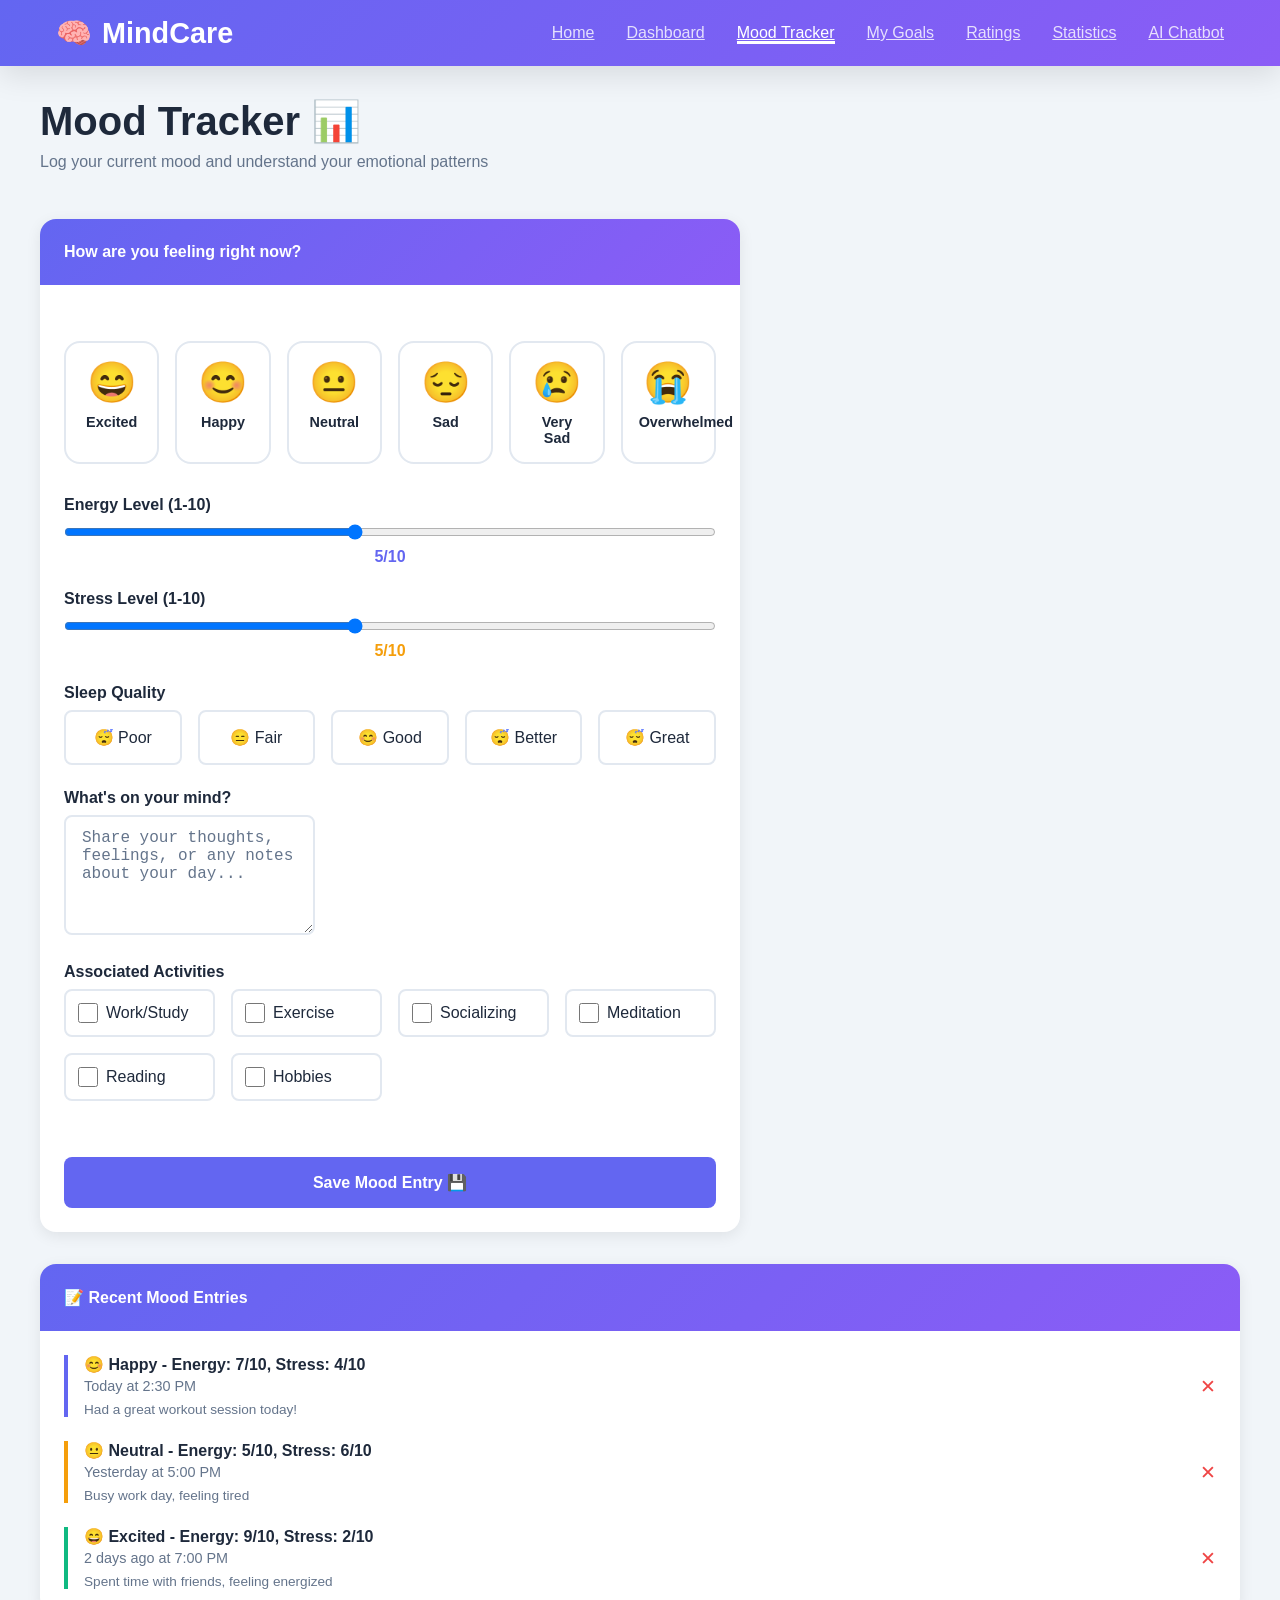
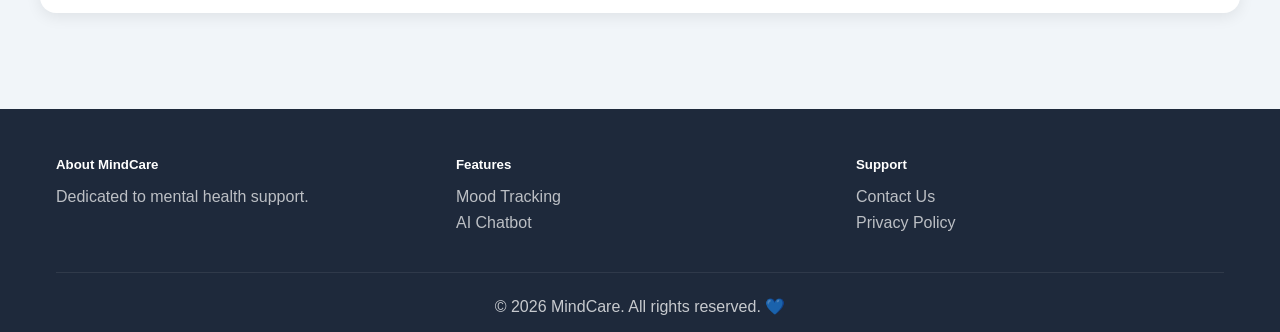
<file: frontend/mood_tracker.html>
<!DOCTYPE html>
<html lang="en">
<head>
    <meta charset="UTF-8">
    <meta name="viewport" content="width=device-width, initial-scale=1.0">
    <title>MindCare - Mood Tracker</title>
    <link rel="stylesheet" href="styles.css">
</head>
<body>
    <!-- NAVBAR -->
    <nav class="navbar">
        <div class="container flex-between">
            <div class="navbar-brand">
                <span>🧠</span>
                <span>MindCare</span>
            </div>
            <ul style="display: flex; list-style: none; gap: 2rem; margin: 0;">
                <li><a href="index.html" class="nav-link">Home</a></li>
                <li><a href="dashboard.html" class="nav-link">Dashboard</a></li>
                <li><a href="mood_tracker.html" class="nav-link active">Mood Tracker</a></li>
                <li><a href="goals.html" class="nav-link">My Goals</a></li>
                <li><a href="ratings.html" class="nav-link">Ratings</a></li>
                <li><a href="stats.html" class="nav-link">Statistics</a></li>
                <li><a href="chatbot.html" class="nav-link">AI Chatbot</a></li>
            </ul>
        </div>
    </nav>

    <!-- MAIN CONTENT -->
    <main class="container" style="padding: 2rem 0;">
        <div style="margin-bottom: 3rem;">
            <h1 style="font-size: 2.5rem; color: var(--text-primary); margin-bottom: 0.5rem;">Mood Tracker 📊</h1>
            <p style="color: var(--text-secondary); font-size: 1rem;">Log your current mood and understand your emotional patterns</p>
        </div>

        <!-- MOOD TRACKING FORM -->
        <div class="card" style="margin-bottom: 2rem; max-width: 700px;">
            <div class="card-header">
                How are you feeling right now?
            </div>
            <div class="card-body">
                <!-- MOOD SELECTOR -->
                <div class="mood-selector">
                    <div class="mood-option" onclick="selectMood(this)" data-mood="5">
                        <div class="mood-emoji">😄</div>
                        <div class="mood-name">Excited</div>
                    </div>
                    <div class="mood-option" onclick="selectMood(this)" data-mood="4">
                        <div class="mood-emoji">😊</div>
                        <div class="mood-name">Happy</div>
                    </div>
                    <div class="mood-option" onclick="selectMood(this)" data-mood="3">
                        <div class="mood-emoji">😐</div>
                        <div class="mood-name">Neutral</div>
                    </div>
                    <div class="mood-option" onclick="selectMood(this)" data-mood="2">
                        <div class="mood-emoji">😔</div>
                        <div class="mood-name">Sad</div>
                    </div>
                    <div class="mood-option" onclick="selectMood(this)" data-mood="1">
                        <div class="mood-emoji">😢</div>
                        <div class="mood-name">Very Sad</div>
                    </div>
                    <div class="mood-option" onclick="selectMood(this)" data-mood="0">
                        <div class="mood-emoji">😭</div>
                        <div class="mood-name">Overwhelmed</div>
                    </div>
                </div>

                <div class="form-group" style="margin-top: 2rem;">
                    <label class="form-label">Energy Level (1-10)</label>
                    <input type="range" class="form-control" id="energyLevel" min="1" max="10" value="5" 
                        style="width: 100%; height: 8px; border: none; padding: 0; cursor: pointer;">
                    <div style="text-align: center; color: var(--primary-color); font-weight: 600; margin-top: 0.5rem;">
                        <span id="energyValue">5</span>/10
                    </div>
                </div>

                <div class="form-group">
                    <label class="form-label">Stress Level (1-10)</label>
                    <input type="range" class="form-control" id="stressLevel" min="1" max="10" value="5"
                        style="width: 100%; height: 8px; border: none; padding: 0; cursor: pointer;">
                    <div style="text-align: center; color: var(--warning-color); font-weight: 600; margin-top: 0.5rem;">
                        <span id="stressValue">5</span>/10
                    </div>
                </div>

                <div class="form-group">
                    <label class="form-label">Sleep Quality</label>
                    <div style="display: grid; grid-template-columns: repeat(5, 1fr); gap: 1rem;">
                        <div style="text-align: center;">
                            <input type="radio" name="sleep" value="1" id="sleep1" style="display: none;">
                            <label for="sleep1" style="cursor: pointer; display: block; padding: 1rem; border: 2px solid var(--border-color); border-radius: 0.5rem; transition: all 0.3s;">
                                😴 Poor
                            </label>
                        </div>
                        <div style="text-align: center;">
                            <input type="radio" name="sleep" value="2" id="sleep2" style="display: none;">
                            <label for="sleep2" style="cursor: pointer; display: block; padding: 1rem; border: 2px solid var(--border-color); border-radius: 0.5rem; transition: all 0.3s;">
                                😑 Fair
                            </label>
                        </div>
                        <div style="text-align: center;">
                            <input type="radio" name="sleep" value="3" id="sleep3" style="display: none;">
                            <label for="sleep3" style="cursor: pointer; display: block; padding: 1rem; border: 2px solid var(--border-color); border-radius: 0.5rem; transition: all 0.3s;" checked>
                                😊 Good
                            </label>
                        </div>
                        <div style="text-align: center;">
                            <input type="radio" name="sleep" value="4" id="sleep4" style="display: none;">
                            <label for="sleep4" style="cursor: pointer; display: block; padding: 1rem; border: 2px solid var(--border-color); border-radius: 0.5rem; transition: all 0.3s;">
                                😴 Better
                            </label>
                        </div>
                        <div style="text-align: center;">
                            <input type="radio" name="sleep" value="5" id="sleep5" style="display: none;">
                            <label for="sleep5" style="cursor: pointer; display: block; padding: 1rem; border: 2px solid var(--border-color); border-radius: 0.5rem; transition: all 0.3s;">
                                😴 Great
                            </label>
                        </div>
                    </div>
                </div>

                <div class="form-group">
                    <label class="form-label">What's on your mind?</label>
                    <textarea class="form-control" placeholder="Share your thoughts, feelings, or any notes about your day..." id="moodNotes"></textarea>
                </div>

                <div class="form-group">
                    <label class="form-label">Associated Activities</label>
                    <div style="display: grid; grid-template-columns: repeat(auto-fit, minmax(150px, 1fr)); gap: 1rem;">
                        <label class="form-check" style="display: flex; align-items: center; gap: 0.5rem; cursor: pointer; padding: 0.75rem; border: 2px solid var(--border-color); border-radius: 0.5rem;">
                            <input type="checkbox" class="form-check-input">
                            <span>Work/Study</span>
                        </label>
                        <label class="form-check" style="display: flex; align-items: center; gap: 0.5rem; cursor: pointer; padding: 0.75rem; border: 2px solid var(--border-color); border-radius: 0.5rem;">
                            <input type="checkbox" class="form-check-input">
                            <span>Exercise</span>
                        </label>
                        <label class="form-check" style="display: flex; align-items: center; gap: 0.5rem; cursor: pointer; padding: 0.75rem; border: 2px solid var(--border-color); border-radius: 0.5rem;">
                            <input type="checkbox" class="form-check-input">
                            <span>Socializing</span>
                        </label>
                        <label class="form-check" style="display: flex; align-items: center; gap: 0.5rem; cursor: pointer; padding: 0.75rem; border: 2px solid var(--border-color); border-radius: 0.5rem;">
                            <input type="checkbox" class="form-check-input">
                            <span>Meditation</span>
                        </label>
                        <label class="form-check" style="display: flex; align-items: center; gap: 0.5rem; cursor: pointer; padding: 0.75rem; border: 2px solid var(--border-color); border-radius: 0.5rem;">
                            <input type="checkbox" class="form-check-input">
                            <span>Reading</span>
                        </label>
                        <label class="form-check" style="display: flex; align-items: center; gap: 0.5rem; cursor: pointer; padding: 0.75rem; border: 2px solid var(--border-color); border-radius: 0.5rem;">
                            <input type="checkbox" class="form-check-input">
                            <span>Hobbies</span>
                        </label>
                    </div>
                </div>

                <button class="btn btn-primary btn-lg" style="width: 100%; margin-top: 2rem;" onclick="saveMood()">
                    Save Mood Entry 💾
                </button>
            </div>
        </div>

        <!-- MOOD HISTORY -->
        <div class="card">
            <div class="card-header">
                📝 Recent Mood Entries
            </div>
            <div class="card-body">
                <div style="display: flex; flex-direction: column; gap: 1.5rem;">
                    <!-- Entry 1 -->
                    <div style="border-left: 4px solid var(--primary-color); padding-left: 1rem;">
                        <div class="flex-between">
                            <div>
                                <p style="font-weight: 600; color: var(--text-primary); margin-bottom: 0.25rem;">😊 Happy - Energy: 7/10, Stress: 4/10</p>
                                <p style="color: var(--text-secondary); font-size: 0.9rem;">Today at 2:30 PM</p>
                                <p style="color: var(--text-secondary); font-size: 0.85rem; margin-top: 0.5rem;">Had a great workout session today!</p>
                            </div>
                            <button style="background: transparent; border: none; color: var(--danger-color); cursor: pointer; font-size: 1.2rem;">✕</button>
                        </div>
                    </div>

                    <!-- Entry 2 -->
                    <div style="border-left: 4px solid var(--warning-color); padding-left: 1rem;">
                        <div class="flex-between">
                            <div>
                                <p style="font-weight: 600; color: var(--text-primary); margin-bottom: 0.25rem;">😐 Neutral - Energy: 5/10, Stress: 6/10</p>
                                <p style="color: var(--text-secondary); font-size: 0.9rem;">Yesterday at 5:00 PM</p>
                                <p style="color: var(--text-secondary); font-size: 0.85rem; margin-top: 0.5rem;">Busy work day, feeling tired</p>
                            </div>
                            <button style="background: transparent; border: none; color: var(--danger-color); cursor: pointer; font-size: 1.2rem;">✕</button>
                        </div>
                    </div>

                    <!-- Entry 3 -->
                    <div style="border-left: 4px solid var(--success-color); padding-left: 1rem;">
                        <div class="flex-between">
                            <div>
                                <p style="font-weight: 600; color: var(--text-primary); margin-bottom: 0.25rem;">😄 Excited - Energy: 9/10, Stress: 2/10</p>
                                <p style="color: var(--text-secondary); font-size: 0.9rem;">2 days ago at 7:00 PM</p>
                                <p style="color: var(--text-secondary); font-size: 0.85rem; margin-top: 0.5rem;">Spent time with friends, feeling energized</p>
                            </div>
                            <button style="background: transparent; border: none; color: var(--danger-color); cursor: pointer; font-size: 1.2rem;">✕</button>
                        </div>
                    </div>
                </div>
            </div>
        </div>
    </main>

    <!-- FOOTER -->
    <footer>
        <div class="container">
            <div class="footer-content">
                <div class="footer-section">
                    <h5>About MindCare</h5>
                    <p style="color: rgba(255,255,255,0.7);">Dedicated to mental health support.</p>
                </div>
                <div class="footer-section">
                    <h5>Features</h5>
                    <ul>
                        <li><a href="#">Mood Tracking</a></li>
                        <li><a href="#">AI Chatbot</a></li>
                    </ul>
                </div>
                <div class="footer-section">
                    <h5>Support</h5>
                    <ul>
                        <li><a href="#">Contact Us</a></li>
                        <li><a href="#">Privacy Policy</a></li>
                    </ul>
                </div>
            </div>
            <div class="footer-bottom">
                <p>&copy; 2026 MindCare. All rights reserved. 💙</p>
            </div>
        </div>
    </footer>

    <script>
        let selectedMood = null;

        function selectMood(element) {
            document.querySelectorAll('.mood-option').forEach(el => el.classList.remove('selected'));
            element.classList.add('selected');
            selectedMood = element.getAttribute('data-mood');
        }

        document.getElementById('energyLevel').addEventListener('input', (e) => {
            document.getElementById('energyValue').textContent = e.target.value;
        });

        document.getElementById('stressLevel').addEventListener('input', (e) => {
            document.getElementById('stressValue').textContent = e.target.value;
        });

        function saveMood() {
            if (!selectedMood) {
                alert('Please select a mood');
                return;
            }

            const moodData = {
                mood: selectedMood,
                energy: document.getElementById('energyLevel').value,
                stress: document.getElementById('stressLevel').value,
                sleep: document.querySelector('input[name="sleep"]:checked')?.value || 3,
                notes: document.getElementById('moodNotes').value,
                timestamp: new Date().toLocaleString()
            };

            console.log('Mood saved:', moodData);
            alert('✅ Mood entry saved successfully!');

            // Reset form
            document.querySelectorAll('.mood-option').forEach(el => el.classList.remove('selected'));
            document.getElementById('moodNotes').value = '';
            selectedMood = null;
        }
    </script>
</body>
</html>
</file>
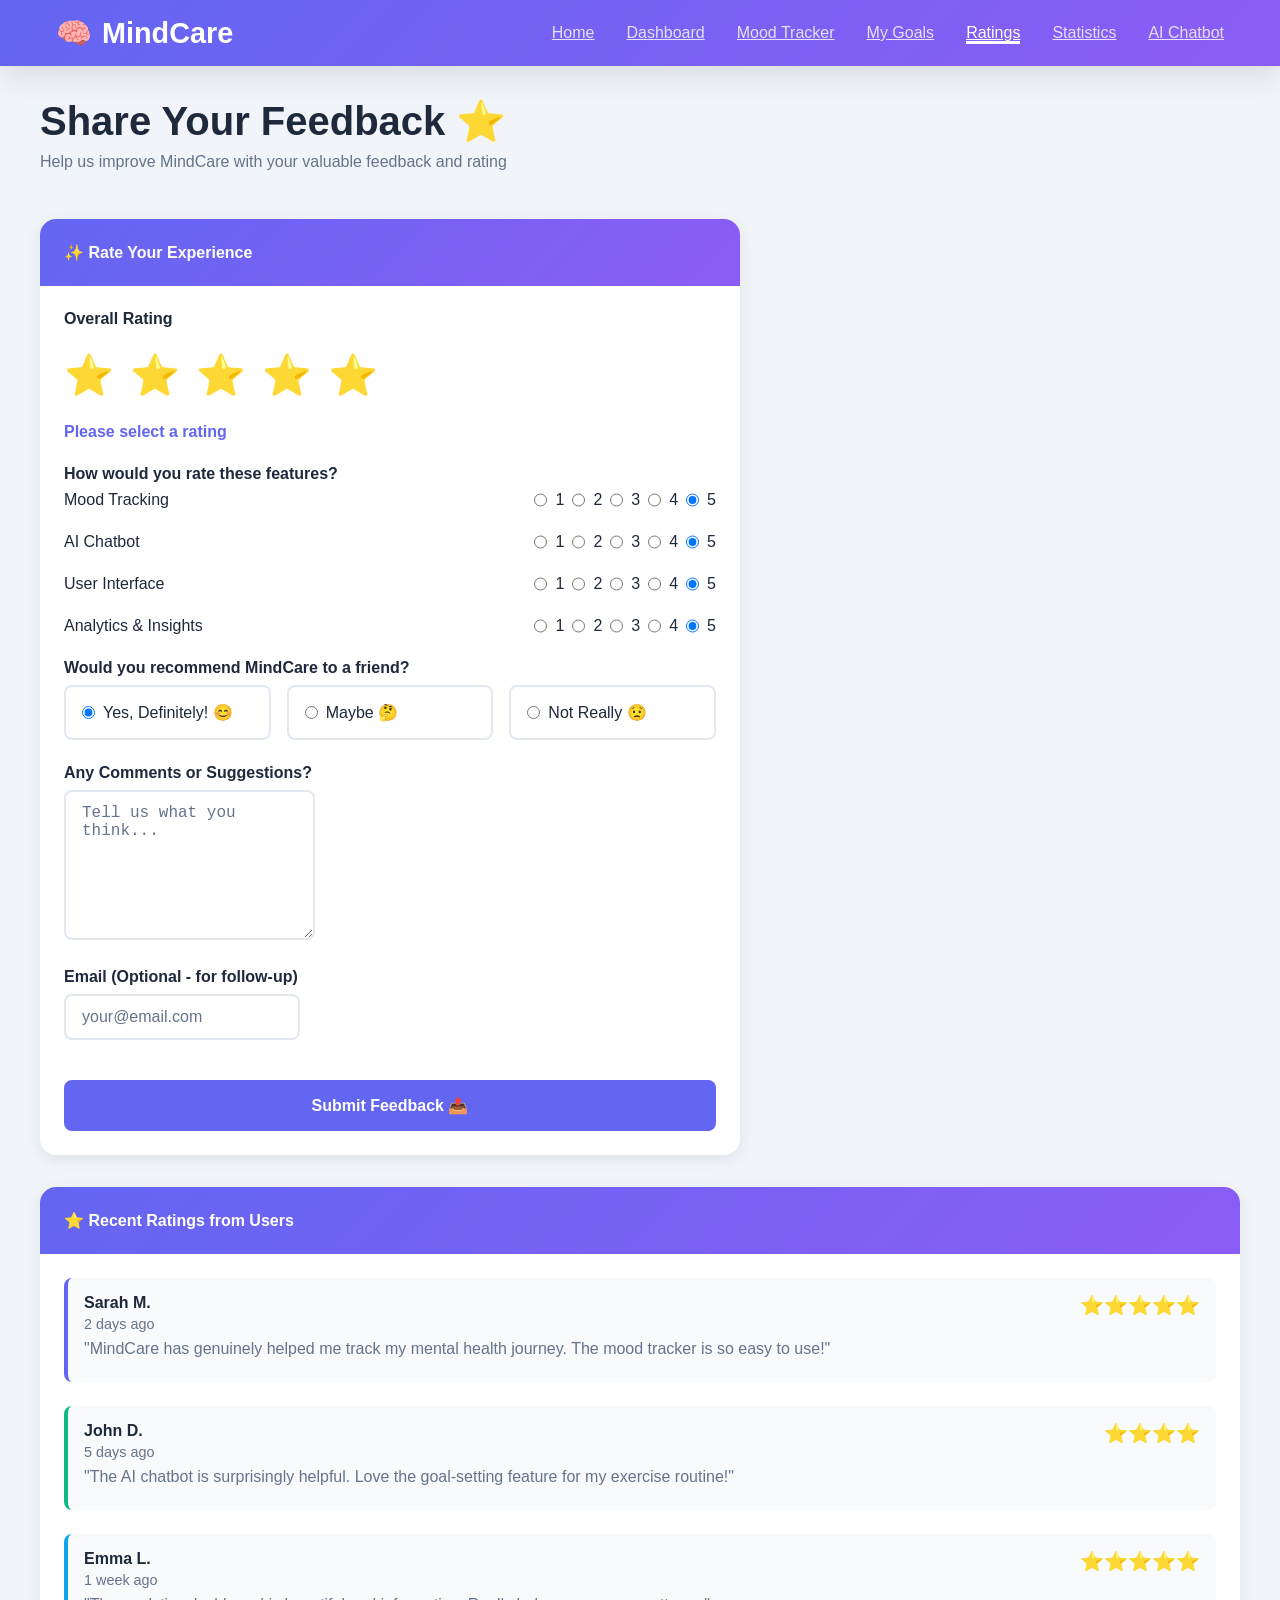
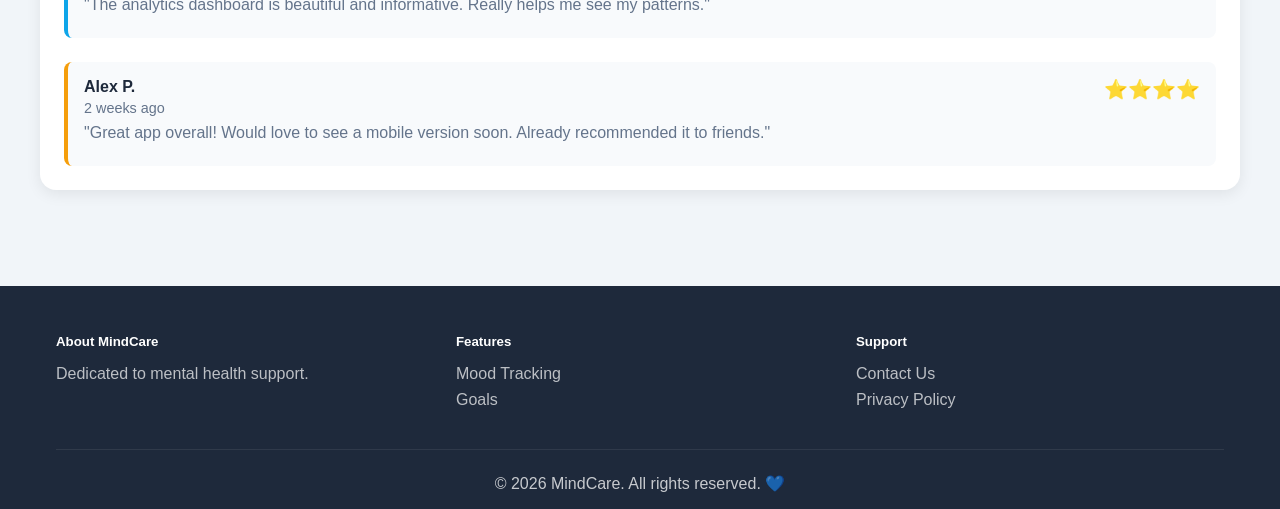
<file: frontend/ratings.html>
<!DOCTYPE html>
<html lang="en">
<head>
    <meta charset="UTF-8">
    <meta name="viewport" content="width=device-width, initial-scale=1.0">
    <title>MindCare - Ratings & Feedback</title>
    <link rel="stylesheet" href="styles.css">
</head>
<body>
    <!-- NAVBAR -->
    <nav class="navbar">
        <div class="container flex-between">
            <div class="navbar-brand">
                <span>🧠</span>
                <span>MindCare</span>
            </div>
            <ul style="display: flex; list-style: none; gap: 2rem; margin: 0;">
                <li><a href="index.html" class="nav-link">Home</a></li>
                <li><a href="dashboard.html" class="nav-link">Dashboard</a></li>
                <li><a href="mood_tracker.html" class="nav-link">Mood Tracker</a></li>
                <li><a href="goals.html" class="nav-link">My Goals</a></li>
                <li><a href="ratings.html" class="nav-link active">Ratings</a></li>
                <li><a href="stats.html" class="nav-link">Statistics</a></li>
                <li><a href="chatbot.html" class="nav-link">AI Chatbot</a></li>
            </ul>
        </div>
    </nav>

    <!-- MAIN CONTENT -->
    <main class="container" style="padding: 2rem 0;">
        <div style="margin-bottom: 3rem;">
            <h1 style="font-size: 2.5rem; color: var(--text-primary); margin-bottom: 0.5rem;">Share Your Feedback ⭐</h1>
            <p style="color: var(--text-secondary); font-size: 1rem;">Help us improve MindCare with your valuable feedback and rating</p>
        </div>

        <!-- RATING FORM -->
        <div class="card" style="margin-bottom: 2rem; max-width: 700px;">
            <div class="card-header">
                ✨ Rate Your Experience
            </div>
            <div class="card-body">
                <form id="ratingForm" onsubmit="submitRating(event)">
                    <!-- OVERALL RATING -->
                    <div class="form-group">
                        <label class="form-label">Overall Rating</label>
                        <div style="display: flex; gap: 1rem; font-size: 2.5rem; margin: 1.5rem 0;">
                            <span class="star" onclick="setRating(1)" style="cursor: pointer; transition: all 0.3s;">⭐</span>
                            <span class="star" onclick="setRating(2)" style="cursor: pointer; transition: all 0.3s;">⭐</span>
                            <span class="star" onclick="setRating(3)" style="cursor: pointer; transition: all 0.3s;">⭐</span>
                            <span class="star" onclick="setRating(4)" style="cursor: pointer; transition: all 0.3s;">⭐</span>
                            <span class="star" onclick="setRating(5)" style="cursor: pointer; transition: all 0.3s;">⭐</span>
                        </div>
                        <input type="hidden" id="overallRating" value="0">
                        <p id="ratingText" style="color: var(--primary-color); font-weight: 600; margin-top: 1rem;">Please select a rating</p>
                    </div>

                    <!-- FEATURE RATINGS -->
                    <div class="form-group">
                        <label class="form-label">How would you rate these features?</label>
                        
                        <div style="margin-bottom: 1.5rem;">
                            <label style="display: flex; justify-content: space-between; align-items: center; margin-bottom: 0.5rem;">
                                <span>Mood Tracking</span>
                                <div style="display: flex; gap: 0.5rem;">
                                    <input type="radio" name="moodTracking" value="1"> 1
                                    <input type="radio" name="moodTracking" value="2"> 2
                                    <input type="radio" name="moodTracking" value="3"> 3
                                    <input type="radio" name="moodTracking" value="4"> 4
                                    <input type="radio" name="moodTracking" value="5" checked> 5
                                </div>
                            </label>
                        </div>

                        <div style="margin-bottom: 1.5rem;">
                            <label style="display: flex; justify-content: space-between; align-items: center; margin-bottom: 0.5rem;">
                                <span>AI Chatbot</span>
                                <div style="display: flex; gap: 0.5rem;">
                                    <input type="radio" name="chatbot" value="1"> 1
                                    <input type="radio" name="chatbot" value="2"> 2
                                    <input type="radio" name="chatbot" value="3"> 3
                                    <input type="radio" name="chatbot" value="4"> 4
                                    <input type="radio" name="chatbot" value="5" checked> 5
                                </div>
                            </label>
                        </div>

                        <div style="margin-bottom: 1.5rem;">
                            <label style="display: flex; justify-content: space-between; align-items: center; margin-bottom: 0.5rem;">
                                <span>User Interface</span>
                                <div style="display: flex; gap: 0.5rem;">
                                    <input type="radio" name="ui" value="1"> 1
                                    <input type="radio" name="ui" value="2"> 2
                                    <input type="radio" name="ui" value="3"> 3
                                    <input type="radio" name="ui" value="4"> 4
                                    <input type="radio" name="ui" value="5" checked> 5
                                </div>
                            </label>
                        </div>

                        <div style="margin-bottom: 1.5rem;">
                            <label style="display: flex; justify-content: space-between; align-items: center; margin-bottom: 0.5rem;">
                                <span>Analytics & Insights</span>
                                <div style="display: flex; gap: 0.5rem;">
                                    <input type="radio" name="analytics" value="1"> 1
                                    <input type="radio" name="analytics" value="2"> 2
                                    <input type="radio" name="analytics" value="3"> 3
                                    <input type="radio" name="analytics" value="4"> 4
                                    <input type="radio" name="analytics" value="5" checked> 5
                                </div>
                            </label>
                        </div>
                    </div>

                    <!-- RECOMMENDATION -->
                    <div class="form-group">
                        <label class="form-label">Would you recommend MindCare to a friend?</label>
                        <div style="display: grid; grid-template-columns: repeat(auto-fit, minmax(150px, 1fr)); gap: 1rem;">
                            <label class="form-check" style="display: flex; align-items: center; gap: 0.5rem; padding: 1rem; border: 2px solid var(--border-color); border-radius: 0.5rem; cursor: pointer;">
                                <input type="radio" name="recommend" value="yes" checked>
                                <span>Yes, Definitely! 😊</span>
                            </label>
                            <label class="form-check" style="display: flex; align-items: center; gap: 0.5rem; padding: 1rem; border: 2px solid var(--border-color); border-radius: 0.5rem; cursor: pointer;">
                                <input type="radio" name="recommend" value="maybe">
                                <span>Maybe 🤔</span>
                            </label>
                            <label class="form-check" style="display: flex; align-items: center; gap: 0.5rem; padding: 1rem; border: 2px solid var(--border-color); border-radius: 0.5rem; cursor: pointer;">
                                <input type="radio" name="recommend" value="no">
                                <span>Not Really 😟</span>
                            </label>
                        </div>
                    </div>

                    <!-- COMMENTS -->
                    <div class="form-group">
                        <label class="form-label">Any Comments or Suggestions?</label>
                        <textarea class="form-control" id="comments" placeholder="Tell us what you think..." style="min-height: 150px;"></textarea>
                    </div>

                    <!-- EMAIL -->
                    <div class="form-group">
                        <label class="form-label">Email (Optional - for follow-up)</label>
                        <input type="email" class="form-control" id="email" placeholder="your@email.com">
                    </div>

                    <button type="submit" class="btn btn-primary btn-lg" style="width: 100%; margin-top: 1rem;">
                        Submit Feedback 📤
                    </button>
                </form>

                <div id="successMessage" class="alert alert-success" style="display: none; margin-top: 1rem;">
                    ✅ Thank you for your feedback! It helps us improve.
                </div>
            </div>
        </div>

        <!-- RECENT RATINGS -->
        <div class="card">
            <div class="card-header">
                ⭐ Recent Ratings from Users
            </div>
            <div class="card-body">
                <div style="display: flex; flex-direction: column; gap: 1.5rem;">
                    <!-- Rating 1 -->
                    <div style="padding: 1rem; border-left: 4px solid var(--primary-color); border-radius: 0.5rem; background: var(--light-bg);">
                        <div style="display: flex; justify-content: space-between; align-items: start; margin-bottom: 0.5rem;">
                            <div>
                                <p style="font-weight: 600; color: var(--text-primary); margin-bottom: 0.25rem;">Sarah M.</p>
                                <p style="color: var(--text-secondary); font-size: 0.9rem;">2 days ago</p>
                            </div>
                            <div style="font-size: 1.2rem;">⭐⭐⭐⭐⭐</div>
                        </div>
                        <p style="color: var(--text-secondary); margin-bottom: 0.5rem;">"MindCare has genuinely helped me track my mental health journey. The mood tracker is so easy to use!"</p>
                    </div>

                    <!-- Rating 2 -->
                    <div style="padding: 1rem; border-left: 4px solid var(--success-color); border-radius: 0.5rem; background: var(--light-bg);">
                        <div style="display: flex; justify-content: space-between; align-items: start; margin-bottom: 0.5rem;">
                            <div>
                                <p style="font-weight: 600; color: var(--text-primary); margin-bottom: 0.25rem;">John D.</p>
                                <p style="color: var(--text-secondary); font-size: 0.9rem;">5 days ago</p>
                            </div>
                            <div style="font-size: 1.2rem;">⭐⭐⭐⭐</div>
                        </div>
                        <p style="color: var(--text-secondary); margin-bottom: 0.5rem;">"The AI chatbot is surprisingly helpful. Love the goal-setting feature for my exercise routine!"</p>
                    </div>

                    <!-- Rating 3 -->
                    <div style="padding: 1rem; border-left: 4px solid var(--info-color); border-radius: 0.5rem; background: var(--light-bg);">
                        <div style="display: flex; justify-content: space-between; align-items: start; margin-bottom: 0.5rem;">
                            <div>
                                <p style="font-weight: 600; color: var(--text-primary); margin-bottom: 0.25rem;">Emma L.</p>
                                <p style="color: var(--text-secondary); font-size: 0.9rem;">1 week ago</p>
                            </div>
                            <div style="font-size: 1.2rem;">⭐⭐⭐⭐⭐</div>
                        </div>
                        <p style="color: var(--text-secondary); margin-bottom: 0.5rem;">"The analytics dashboard is beautiful and informative. Really helps me see my patterns."</p>
                    </div>

                    <!-- Rating 4 -->
                    <div style="padding: 1rem; border-left: 4px solid var(--warning-color); border-radius: 0.5rem; background: var(--light-bg);">
                        <div style="display: flex; justify-content: space-between; align-items: start; margin-bottom: 0.5rem;">
                            <div>
                                <p style="font-weight: 600; color: var(--text-primary); margin-bottom: 0.25rem;">Alex P.</p>
                                <p style="color: var(--text-secondary); font-size: 0.9rem;">2 weeks ago</p>
                            </div>
                            <div style="font-size: 1.2rem;">⭐⭐⭐⭐</div>
                        </div>
                        <p style="color: var(--text-secondary); margin-bottom: 0.5rem;">"Great app overall! Would love to see a mobile version soon. Already recommended it to friends."</p>
                    </div>
                </div>
            </div>
        </div>
    </main>

    <!-- FOOTER -->
    <footer>
        <div class="container">
            <div class="footer-content">
                <div class="footer-section">
                    <h5>About MindCare</h5>
                    <p style="color: rgba(255,255,255,0.7);">Dedicated to mental health support.</p>
                </div>
                <div class="footer-section">
                    <h5>Features</h5>
                    <ul>
                        <li><a href="#">Mood Tracking</a></li>
                        <li><a href="#">Goals</a></li>
                    </ul>
                </div>
                <div class="footer-section">
                    <h5>Support</h5>
                    <ul>
                        <li><a href="#">Contact Us</a></li>
                        <li><a href="#">Privacy Policy</a></li>
                    </ul>
                </div>
            </div>
            <div class="footer-bottom">
                <p>&copy; 2026 MindCare. All rights reserved. 💙</p>
            </div>
        </div>
    </footer>

    <script src="app.js"></script>
    <script>
        let selectedRating = 0;
        const ratingTexts = ['', 'Poor 😞', 'Fair 😐', 'Good 😊', 'Very Good 😄', 'Excellent 😍'];

        function setRating(rating) {
            selectedRating = rating;
            document.getElementById('overallRating').value = rating;
            document.getElementById('ratingText').textContent = ratingTexts[rating];

            // Update star colors
            const stars = document.querySelectorAll('.star');
            stars.forEach((star, index) => {
                if (index < rating) {
                    star.style.color = 'var(--primary-color)';
                    star.style.textShadow = '0 0 10px rgba(99, 102, 241, 0.5)';
                } else {
                    star.style.color = '#ccc';
                    star.style.textShadow = 'none';
                }
            });
        }

        function submitRating(event) {
            event.preventDefault();

            if (selectedRating === 0) {
                alert('Please select an overall rating');
                return;
            }

            const ratingData = {
                overall: selectedRating,
                moodTracking: document.querySelector('input[name="moodTracking"]:checked').value,
                chatbot: document.querySelector('input[name="chatbot"]:checked').value,
                ui: document.querySelector('input[name="ui"]:checked').value,
                analytics: document.querySelector('input[name="analytics"]:checked').value,
                recommend: document.querySelector('input[name="recommend"]:checked').value,
                comments: document.getElementById('comments').value,
                email: document.getElementById('email').value,
                timestamp: new Date().toISOString()
            };

            // Save to localStorage
            const ratings = JSON.parse(localStorage.getItem('ratings') || '[]');
            ratings.push(ratingData);
            localStorage.setItem('ratings', JSON.stringify(ratings));

            // Show success message
            document.getElementById('successMessage').style.display = 'block';
            document.getElementById('ratingForm').reset();
            selectedRating = 0;
            document.getElementById('ratingText').textContent = 'Please select a rating';

            console.log('Rating submitted:', ratingData);
        }
    </script>
</body>
</html>
</file>
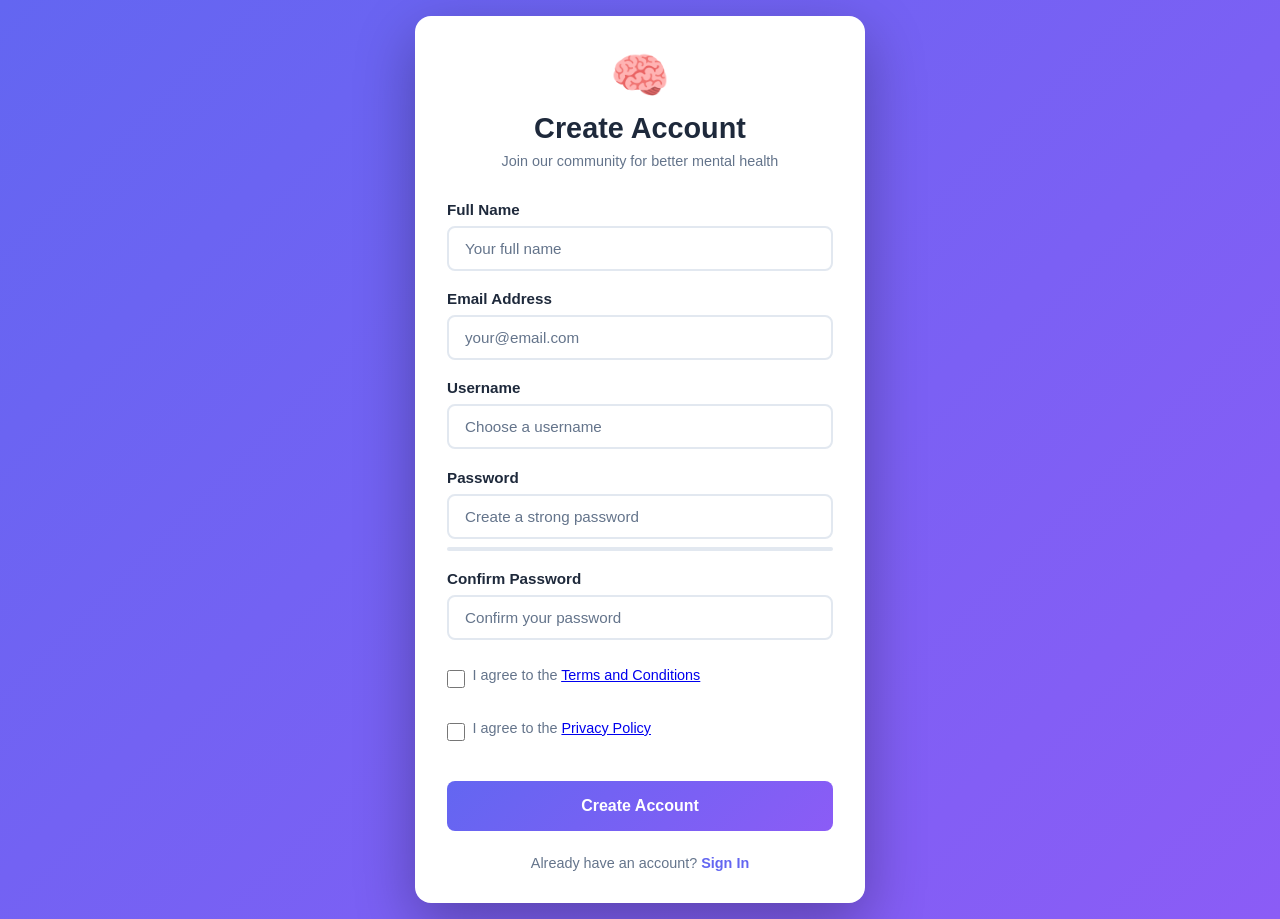
<file: frontend/signup.html>
<!DOCTYPE html>
<html lang="en">
<head>
    <meta charset="UTF-8">
    <meta name="viewport" content="width=device-width, initial-scale=1.0">
    <title>MindCare - Sign Up</title>
    <link rel="stylesheet" href="styles.css">
    <style>
        .auth-container {
            min-height: 100vh;
            background: linear-gradient(135deg, var(--primary-color), var(--secondary-color));
            display: flex;
            align-items: center;
            justify-content: center;
            padding: 1rem;
        }

        .auth-card {
            background: white;
            border-radius: 1rem;
            box-shadow: 0 20px 60px rgba(0, 0, 0, 0.3);
            width: 100%;
            max-width: 450px;
            padding: 2rem;
            animation: slideUp 0.5s ease;
        }

        @keyframes slideUp {
            from {
                opacity: 0;
                transform: translateY(30px);
            }
            to {
                opacity: 1;
                transform: translateY(0);
            }
        }

        .auth-header {
            text-align: center;
            margin-bottom: 2rem;
        }

        .auth-logo {
            font-size: 3rem;
            margin-bottom: 0.5rem;
        }

        .auth-title {
            font-size: 1.8rem;
            font-weight: 800;
            color: var(--text-primary);
            margin-bottom: 0.5rem;
        }

        .auth-subtitle {
            color: var(--text-secondary);
            font-size: 0.9rem;
        }

        .form-group {
            margin-bottom: 1.2rem;
        }

        .form-label {
            font-weight: 600;
            color: var(--text-primary);
            display: block;
            margin-bottom: 0.5rem;
            font-size: 0.95rem;
        }

        .form-control {
            width: 100%;
            padding: 0.75rem 1rem;
            border: 2px solid var(--border-color);
            border-radius: 0.5rem;
            font-size: 0.95rem;
            transition: all 0.3s ease;
            font-family: inherit;
        }

        .form-control:focus {
            border-color: var(--primary-color);
            box-shadow: 0 0 0 3px rgba(99, 102, 241, 0.1);
            outline: none;
        }

        .form-control::placeholder {
            color: var(--text-secondary);
        }

        .password-strength {
            margin-top: 0.5rem;
            height: 4px;
            background: var(--border-color);
            border-radius: 2px;
            overflow: hidden;
        }

        .password-strength-bar {
            height: 100%;
            width: 0%;
            background: var(--danger-color);
            transition: all 0.3s ease;
        }

        .password-strength-bar.weak {
            width: 33%;
            background: var(--warning-color);
        }

        .password-strength-bar.medium {
            width: 66%;
            background: var(--info-color);
        }

        .password-strength-bar.strong {
            width: 100%;
            background: var(--success-color);
        }

        .btn-signup {
            width: 100%;
            padding: 1rem;
            background: linear-gradient(135deg, var(--primary-color), var(--secondary-color));
            color: white;
            border: none;
            border-radius: 0.5rem;
            font-weight: 700;
            font-size: 1rem;
            cursor: pointer;
            transition: all 0.3s ease;
            margin-top: 1rem;
        }

        .btn-signup:hover {
            transform: translateY(-2px);
            box-shadow: 0 10px 25px rgba(99, 102, 241, 0.3);
        }

        .btn-signup:active {
            transform: translateY(0);
        }

        .terms {
            font-size: 0.85rem;
            color: var(--text-secondary);
            margin-top: 1rem;
            line-height: 1.4;
        }

        .terms a {
            color: var(--primary-color);
            text-decoration: none;
        }

        .terms a:hover {
            text-decoration: underline;
        }

        .auth-link {
            text-align: center;
            margin-top: 1.5rem;
        }

        .auth-link p {
            color: var(--text-secondary);
            font-size: 0.9rem;
            margin: 0;
        }

        .auth-link a {
            color: var(--primary-color);
            font-weight: 700;
            text-decoration: none;
        }

        .auth-link a:hover {
            color: var(--secondary-color);
        }

        .error-message {
            color: var(--danger-color);
            font-size: 0.9rem;
            margin-top: 0.3rem;
            display: none;
        }

        .error-message.show {
            display: block;
        }

        .success-message {
            color: var(--success-color);
            font-size: 0.9rem;
            margin-top: 0.3rem;
            display: none;
        }

        .success-message.show {
            display: block;
        }

        .loading {
            display: none;
            text-align: center;
            padding: 1rem;
        }

        .loading.show {
            display: block;
        }

        .spinner {
            border: 3px solid rgba(99, 102, 241, 0.1);
            border-top-color: var(--primary-color);
            border-radius: 50%;
            width: 20px;
            height: 20px;
            animation: spin 0.6s linear infinite;
            display: inline-block;
        }

        @keyframes spin {
            to { transform: rotate(360deg); }
        }

        .form-check {
            display: flex;
            align-items: flex-start;
            gap: 0.5rem;
            margin-bottom: 1rem;
        }

        .form-check-input {
            width: 1.1rem;
            height: 1.1rem;
            cursor: pointer;
            accent-color: var(--primary-color);
            margin-top: 0.2rem;
            flex-shrink: 0;
        }

        .form-check-label {
            cursor: pointer;
            font-size: 0.9rem;
            color: var(--text-secondary);
        }
    </style>
</head>
<body>
    <div class="auth-container">
        <div class="auth-card">
            <div class="auth-header">
                <div class="auth-logo">🧠</div>
                <h1 class="auth-title">Create Account</h1>
                <p class="auth-subtitle">Join our community for better mental health</p>
            </div>

            <form id="signupForm">
                <div class="form-group">
                    <label class="form-label" for="fullname">Full Name</label>
                    <input 
                        type="text" 
                        id="fullname" 
                        class="form-control" 
                        placeholder="Your full name"
                        required
                    >
                    <div class="error-message" id="fullnameError"></div>
                </div>

                <div class="form-group">
                    <label class="form-label" for="email">Email Address</label>
                    <input 
                        type="email" 
                        id="email" 
                        class="form-control" 
                        placeholder="your@email.com"
                        required
                    >
                    <div class="error-message" id="emailError"></div>
                    <div class="success-message" id="emailSuccess">✓ Email looks good</div>
                </div>

                <div class="form-group">
                    <label class="form-label" for="username">Username</label>
                    <input 
                        type="text" 
                        id="username" 
                        class="form-control" 
                        placeholder="Choose a username"
                        required
                    >
                    <div class="error-message" id="usernameError" style="font-size: 0.85rem;">
                        3-20 characters, letters, numbers, underscore only
                    </div>
                    <div class="success-message" id="usernameSuccess">✓ Username available</div>
                </div>

                <div class="form-group">
                    <label class="form-label" for="password">Password</label>
                    <input 
                        type="password" 
                        id="password" 
                        class="form-control" 
                        placeholder="Create a strong password"
                        required
                    >
                    <div class="password-strength">
                        <div class="password-strength-bar" id="strengthBar"></div>
                    </div>
                    <div class="error-message" id="passwordError"></div>
                </div>

                <div class="form-group">
                    <label class="form-label" for="confirmPassword">Confirm Password</label>
                    <input 
                        type="password" 
                        id="confirmPassword" 
                        class="form-control" 
                        placeholder="Confirm your password"
                        required
                    >
                    <div class="error-message" id="confirmError"></div>
                </div>

                <div class="form-check">
                    <input 
                        type="checkbox" 
                        id="terms" 
                        class="form-check-input"
                        required
                    >
                    <label class="form-check-label" for="terms">
                        I agree to the <a href="#">Terms and Conditions</a>
                    </label>
                </div>

                <div class="form-check">
                    <input 
                        type="checkbox" 
                        id="privacy" 
                        class="form-check-input"
                        required
                    >
                    <label class="form-check-label" for="privacy">
                        I agree to the <a href="#">Privacy Policy</a>
                    </label>
                </div>

                <button type="submit" class="btn-signup">Create Account</button>

                <div class="loading" id="loading">
                    <div class="spinner"></div>
                    <p style="margin-top: 0.5rem; color: var(--text-secondary);">Creating account...</p>
                </div>

                <div class="error-message show" id="mainError" style="text-align: center; margin-top: 1rem;"></div>
            </form>

            <div class="auth-link">
                <p>Already have an account? <a href="login.html">Sign In</a></p>
            </div>
        </div>
    </div>

    <script src="app.js"></script>
    <script>
        const signupForm = document.getElementById('signupForm');
        const usernameInput = document.getElementById('username');
        const passwordInput = document.getElementById('password');
        const confirmPasswordInput = document.getElementById('confirmPassword');
        const emailInput = document.getElementById('email');
        const strengthBar = document.getElementById('strengthBar');
        const loading = document.getElementById('loading');
        const mainError = document.getElementById('mainError');

        // Password strength checker
        passwordInput.addEventListener('input', () => {
            const password = passwordInput.value;
            let strength = 0;

            if (password.length >= 8) strength++;
            if (/[a-z]/.test(password)) strength++;
            if (/[A-Z]/.test(password)) strength++;
            if (/[0-9]/.test(password)) strength++;
            if (/[!@#$%^&*]/.test(password)) strength++;

            strengthBar.className = 'password-strength-bar';
            if (strength <= 2) {
                strengthBar.classList.add('weak');
            } else if (strength <= 3) {
                strengthBar.classList.add('medium');
            } else {
                strengthBar.classList.add('strong');
            }
        });

        // Username validation
        usernameInput.addEventListener('change', () => {
            const username = usernameInput.value;
            const usernameError = document.getElementById('usernameError');
            const usernameSuccess = document.getElementById('usernameSuccess');

            if (username.length < 3 || username.length > 20) {
                usernameError.classList.add('show');
                usernameSuccess.classList.remove('show');
            } else if (!/^[a-zA-Z0-9_]+$/.test(username)) {
                usernameError.textContent = '❌ Only letters, numbers, and underscore allowed';
                usernameError.classList.add('show');
                usernameSuccess.classList.remove('show');
            } else {
                usernameError.classList.remove('show');
                usernameSuccess.classList.add('show');
            }
        });

        signupForm.addEventListener('submit', async (e) => {
            e.preventDefault();

            const fullname = document.getElementById('fullname').value.trim();
            const email = emailInput.value.trim();
            const username = usernameInput.value.trim();
            const password = passwordInput.value;
            const confirmPassword = confirmPasswordInput.value;
            const termsOk = document.getElementById('terms').checked;
            const privacyOk = document.getElementById('privacy').checked;

            // Validation
            if (!fullname) {
                showError('mainError', '❌ Please enter your full name');
                return;
            }

            if (!email || !email.includes('@')) {
                showError('mainError', '❌ Please enter a valid email');
                return;
            }

            if (username.length < 3 || username.length > 20 || !/^[a-zA-Z0-9_]+$/.test(username)) {
                showError('mainError', '❌ Invalid username format');
                return;
            }

            if (password.length < 8) {
                showError('mainError', '❌ Password must be at least 8 characters');
                return;
            }

            if (password !== confirmPassword) {
                showError('mainError', '❌ Passwords do not match');
                return;
            }

            if (!termsOk || !privacyOk) {
                showError('mainError', '❌ You must agree to terms and privacy policy');
                return;
            }

            loading.classList.add('show');
            mainError.classList.remove('show');

            try {
                const response = await registerUser(username, email, password);
                
                if (response) {
                    loading.classList.remove('show');
                    alert('✅ Account created successfully! Please login.');
                    window.location.href = 'login.html';
                }
            } catch (error) {
                loading.classList.remove('show');
                showError('mainError', '❌ ' + error.message);
            }
        });

        function showError(elementId, message) {
            const errorEl = document.getElementById(elementId);
            errorEl.textContent = message;
            errorEl.classList.add('show');
        }
    </script>
</body>
</html>
</file>
<file: frontend/styles.css>
/* ==========================================
   MENTAL HEALTH SYSTEM - GLOBAL STYLES
   ========================================== */

:root {
  --primary-color: #6366f1;
  --secondary-color: #8b5cf6;
  --danger-color: #ef4444;
  --success-color: #10b981;
  --warning-color: #f59e0b;
  --info-color: #0ea5e9;
  --dark-bg: #0f172a;
  --light-bg: #f8fafc;
  --text-primary: #1e293b;
  --text-secondary: #64748b;
  --border-color: #e2e8f0;
  --box-shadow: 0 10px 30px rgba(0, 0, 0, 0.1);
}

* {
  margin: 0;
  padding: 0;
  box-sizing: border-box;
}

html, body {
  font-family: 'Segoe UI', Tahoma, Geneva, Verdana, sans-serif;
  background-color: #f1f5f9;
  color: var(--text-primary);
  scroll-behavior: smooth;
}

/* ==========================================
   NAVBAR STYLES
   ========================================== */

.navbar {
  background: linear-gradient(135deg, var(--primary-color), var(--secondary-color));
  box-shadow: var(--box-shadow);
  padding: 1rem 0;
  position: sticky;
  top: 0;
  z-index: 100;
}

.navbar-brand {
  font-size: 1.5rem;
  font-weight: 700;
  color: white !important;
  display: flex;
  align-items: center;
  gap: 10px;
}

.navbar-brand span {
  font-size: 1.8rem;
}

.nav-link {
  color: rgba(255, 255, 255, 0.8) !important;
  transition: all 0.3s ease;
  font-weight: 500;
}

.nav-link:hover {
  color: white !important;
  transform: translateY(-2px);
}

.nav-link.active {
  color: white !important;
  border-bottom: 3px solid white;
}

/* ==========================================
   HERO SECTION
   ========================================== */

.hero-section {
  background: linear-gradient(135deg, var(--primary-color), var(--secondary-color));
  color: white;
  padding: 4rem 0;
  text-align: center;
  position: relative;
  overflow: hidden;
}

.hero-section::before {
  content: '';
  position: absolute;
  top: -50%;
  right: -10%;
  width: 500px;
  height: 500px;
  background: rgba(255, 255, 255, 0.1);
  border-radius: 50%;
  animation: float 6s ease-in-out infinite;
}

@keyframes float {
  0%, 100% { transform: translateY(0px) translateX(0px); }
  50% { transform: translateY(-20px) translateX(10px); }
}

.hero-content {
  position: relative;
  z-index: 2;
}

.hero-title {
  font-size: 3.5rem;
  font-weight: 800;
  margin-bottom: 1rem;
  text-shadow: 2px 2px 4px rgba(0, 0, 0, 0.2);
}

.hero-subtitle {
  font-size: 1.25rem;
  margin-bottom: 2rem;
  opacity: 0.95;
}

.hero-buttons {
  display: flex;
  gap: 1rem;
  justify-content: center;
  flex-wrap: wrap;
}

/* ==========================================
   BUTTONS
   ========================================== */

.btn {
  padding: 0.75rem 1.5rem;
  border-radius: 0.5rem;
  font-weight: 600;
  transition: all 0.3s ease;
  border: none;
  cursor: pointer;
  text-decoration: none;
  display: inline-block;
}

.btn-primary {
  background: var(--primary-color);
  color: white;
}

.btn-primary:hover {
  background: #5558e3;
  transform: translateY(-2px);
  box-shadow: 0 10px 20px rgba(99, 102, 241, 0.3);
}

.btn-secondary {
  background: white;
  color: var(--primary-color);
  border: 2px solid white;
}

.btn-secondary:hover {
  background: transparent;
  color: white;
  transform: translateY(-2px);
}

.btn-lg {
  padding: 1rem 2rem;
  font-size: 1rem;
}

/* ==========================================
   CARD STYLES
   ========================================== */

.card {
  border: none;
  border-radius: 1rem;
  box-shadow: 0 4px 15px rgba(0, 0, 0, 0.08);
  transition: all 0.3s ease;
  background: white;
  overflow: hidden;
}

.card:hover {
  transform: translateY(-5px);
  box-shadow: 0 15px 35px rgba(0, 0, 0, 0.15);
}

.card-header {
  background: linear-gradient(135deg, var(--primary-color), var(--secondary-color));
  color: white;
  border: none;
  padding: 1.5rem;
  font-weight: 600;
}

.card-body {
  padding: 1.5rem;
}

.card-icon {
  font-size: 2.5rem;
  margin-bottom: 1rem;
  display: inline-block;
}

/* ==========================================
   FORM STYLES
   ========================================== */

.form-group {
  margin-bottom: 1.5rem;
}

.form-label {
  font-weight: 600;
  color: var(--text-primary);
  margin-bottom: 0.5rem;
  display: block;
}

.form-control {
  border: 2px solid var(--border-color);
  border-radius: 0.5rem;
  padding: 0.75rem 1rem;
  font-size: 1rem;
  transition: all 0.3s ease;
}

.form-control:focus {
  border-color: var(--primary-color);
  box-shadow: 0 0 0 3px rgba(99, 102, 241, 0.1);
  outline: none;
}

.form-control::placeholder {
  color: var(--text-secondary);
}

textarea.form-control {
  resize: vertical;
  min-height: 120px;
}

.form-check {
  padding: 0.5rem 0;
}

.form-check-input {
  width: 1.25rem;
  height: 1.25rem;
  border: 2px solid var(--border-color);
  accent-color: var(--primary-color);
  cursor: pointer;
}

/* ==========================================
   DASHBOARD STYLES
   ========================================== */

.dashboard-container {
  display: grid;
  grid-template-columns: repeat(auto-fit, minmax(280px, 1fr));
  gap: 2rem;
  margin: 2rem 0;
}

.stat-card {
  background: white;
  padding: 1.5rem;
  border-radius: 1rem;
  box-shadow: 0 4px 15px rgba(0, 0, 0, 0.08);
  text-align: center;
  border-left: 4px solid var(--primary-color);
}

.stat-value {
  font-size: 2.5rem;
  font-weight: 700;
  color: var(--primary-color);
  margin: 1rem 0;
}

.stat-label {
  color: var(--text-secondary);
  font-size: 0.9rem;
  font-weight: 600;
  text-transform: uppercase;
  letter-spacing: 0.5px;
}

.stat-card.success { border-left-color: var(--success-color); }
.stat-card.success .stat-value { color: var(--success-color); }

.stat-card.warning { border-left-color: var(--warning-color); }
.stat-card.warning .stat-value { color: var(--warning-color); }

.stat-card.danger { border-left-color: var(--danger-color); }
.stat-card.danger .stat-value { color: var(--danger-color); }

/* ==========================================
   MOOD TRACKER STYLES
   ========================================== */

.mood-selector {
  display: grid;
  grid-template-columns: repeat(auto-fit, minmax(80px, 1fr));
  gap: 1rem;
  margin: 2rem 0;
}

.mood-option {
  padding: 1rem;
  border: 2px solid var(--border-color);
  border-radius: 1rem;
  text-align: center;
  cursor: pointer;
  transition: all 0.3s ease;
  background: white;
}

.mood-option:hover {
  border-color: var(--primary-color);
  transform: scale(1.05);
}

.mood-option.selected {
  border-color: var(--primary-color);
  background: linear-gradient(135deg, rgba(99, 102, 241, 0.1), rgba(139, 92, 246, 0.1));
  box-shadow: 0 0 0 3px rgba(99, 102, 241, 0.2);
}

.mood-emoji {
  font-size: 2.5rem;
  margin-bottom: 0.5rem;
  transition: transform 0.3s ease;
}

.mood-option:hover .mood-emoji {
  transform: scale(1.2);
}

.mood-name {
  font-weight: 600;
  color: var(--text-primary);
  font-size: 0.9rem;
}

/* ==========================================
   CHATBOT STYLES
   ========================================== */

.chat-container {
  border: 2px solid var(--border-color);
  border-radius: 1rem;
  display: flex;
  flex-direction: column;
  height: 500px;
  background: white;
  overflow: hidden;
}

.chat-messages {
  flex: 1;
  overflow-y: auto;
  padding: 1.5rem;
  display: flex;
  flex-direction: column;
  gap: 1rem;
}

.message {
  display: flex;
  gap: 0.75rem;
  animation: slideIn 0.3s ease;
}

@keyframes slideIn {
  from {
    opacity: 0;
    transform: translateY(10px);
  }
  to {
    opacity: 1;
    transform: translateY(0);
  }
}

.message.user {
  flex-direction: row-reverse;
}

.message-avatar {
  width: 40px;
  height: 40px;
  border-radius: 50%;
  display: flex;
  align-items: center;
  justify-content: center;
  font-size: 1.2rem;
  flex-shrink: 0;
}

.message.bot .message-avatar {
  background: linear-gradient(135deg, var(--primary-color), var(--secondary-color));
  color: white;
}

.message.user .message-avatar {
  background: var(--light-bg);
  color: var(--primary-color);
}

.message-bubble {
  max-width: 70%;
  padding: 1rem;
  border-radius: 1rem;
}

.message.bot .message-bubble {
  background: var(--light-bg);
  color: var(--text-primary);
  border-radius: 1rem 1rem 1rem 0;
}

.message.user .message-bubble {
  background: linear-gradient(135deg, var(--primary-color), var(--secondary-color));
  color: white;
  border-radius: 1rem 1rem 0 1rem;
}

.chat-input-area {
  padding: 1rem;
  border-top: 2px solid var(--border-color);
  display: flex;
  gap: 0.75rem;
}

.chat-input-area input {
  flex: 1;
  border: 2px solid var(--border-color);
  border-radius: 0.5rem;
  padding: 0.75rem 1rem;
  font-size: 1rem;
}

.chat-input-area input:focus {
  border-color: var(--primary-color);
  outline: none;
}

.chat-input-area button {
  background: var(--primary-color);
  color: white;
  border: none;
  padding: 0.75rem 1.5rem;
  border-radius: 0.5rem;
  cursor: pointer;
  font-weight: 600;
  transition: all 0.3s ease;
}

.chat-input-area button:hover {
  background: #5558e3;
  transform: translateY(-2px);
}

/* ==========================================
   PROGRESS BARS
   ========================================== */

.progress {
  height: 10px;
  border-radius: 10px;
  background-color: var(--border-color);
  overflow: hidden;
}

.progress-bar {
  background: linear-gradient(90deg, var(--primary-color), var(--secondary-color));
  height: 100%;
  transition: width 0.3s ease;
}

/* ==========================================
   ALERT STYLES
   ========================================== */

.alert {
  padding: 1rem 1.5rem;
  border-radius: 0.5rem;
  border-left: 4px solid;
  animation: slideIn 0.3s ease;
}

.alert-success {
  background: linear-gradient(90deg, rgba(16, 185, 129, 0.1), rgba(16, 185, 129, 0.05));
  border-left-color: var(--success-color);
  color: var(--success-color);
}

.alert-danger {
  background: linear-gradient(90deg, rgba(239, 68, 68, 0.1), rgba(239, 68, 68, 0.05));
  border-left-color: var(--danger-color);
  color: var(--danger-color);
}

.alert-warning {
  background: linear-gradient(90deg, rgba(245, 158, 11, 0.1), rgba(245, 158, 11, 0.05));
  border-left-color: var(--warning-color);
  color: var(--warning-color);
}

.alert-info {
  background: linear-gradient(90deg, rgba(14, 165, 233, 0.1), rgba(14, 165, 233, 0.05));
  border-left-color: var(--info-color);
  color: var(--info-color);
}

/* ==========================================
   FOOTER
   ========================================== */

footer {
  background: var(--text-primary);
  color: white;
  padding: 3rem 0 1rem;
  margin-top: 4rem;
  text-align: center;
}

.footer-content {
  display: grid;
  grid-template-columns: repeat(auto-fit, minmax(250px, 1fr));
  gap: 2rem;
  margin-bottom: 2rem;
  text-align: left;
}

.footer-section h5 {
  margin-bottom: 1rem;
  font-weight: 700;
}

.footer-section ul {
  list-style: none;
}

.footer-section ul li {
  margin-bottom: 0.5rem;
}

.footer-section a {
  color: rgba(255, 255, 255, 0.7);
  text-decoration: none;
  transition: color 0.3s ease;
}

.footer-section a:hover {
  color: white;
}

.footer-bottom {
  border-top: 1px solid rgba(255, 255, 255, 0.1);
  padding-top: 1.5rem;
  opacity: 0.75;
}

/* ==========================================
   RESPONSIVE DESIGN
   ========================================== */

@media (max-width: 768px) {
  .hero-title {
    font-size: 2rem;
  }

  .hero-subtitle {
    font-size: 1rem;
  }

  .dashboard-container {
    grid-template-columns: 1fr;
  }

  .mood-selector {
    grid-template-columns: repeat(3, 1fr);
  }

  .message-bubble {
    max-width: 85%;
  }

  .chat-container {
    height: 400px;
  }

  .hero-buttons {
    flex-direction: column;
  }

  .btn {
    width: 100%;
    text-align: center;
  }
}

/* ==========================================
   UTILITY CLASSES
   ========================================== */

.container {
  max-width: 1200px;
  margin: 0 auto;
  padding: 0 1rem;
}

.mt-1 { margin-top: 0.5rem; }
.mt-2 { margin-top: 1rem; }
.mt-3 { margin-top: 1.5rem; }
.mt-4 { margin-top: 2rem; }

.mb-1 { margin-bottom: 0.5rem; }
.mb-2 { margin-bottom: 1rem; }
.mb-3 { margin-bottom: 1.5rem; }
.mb-4 { margin-bottom: 2rem; }

.pt-1 { padding-top: 0.5rem; }
.pt-2 { padding-top: 1rem; }
.pt-3 { padding-top: 1.5rem; }
.pt-4 { padding-top: 2rem; }

.pb-1 { padding-bottom: 0.5rem; }
.pb-2 { padding-bottom: 1rem; }
.pb-3 { padding-bottom: 1.5rem; }
.pb-4 { padding-bottom: 2rem; }

.text-center { text-align: center; }
.text-muted { color: var(--text-secondary); }
.text-danger { color: var(--danger-color); }
.text-success { color: var(--success-color); }
.text-warning { color: var(--warning-color); }

.d-none { display: none; }
.d-flex { display: flex; }
.flex-center { display: flex; align-items: center; justify-content: center; }
.flex-between { display: flex; align-items: center; justify-content: space-between; }

.shadow { box-shadow: var(--box-shadow); }
.rounded { border-radius: 1rem; }

.hidden { opacity: 0; pointer-events: none; }
.visible { opacity: 1; pointer-events: auto; }
</file>
